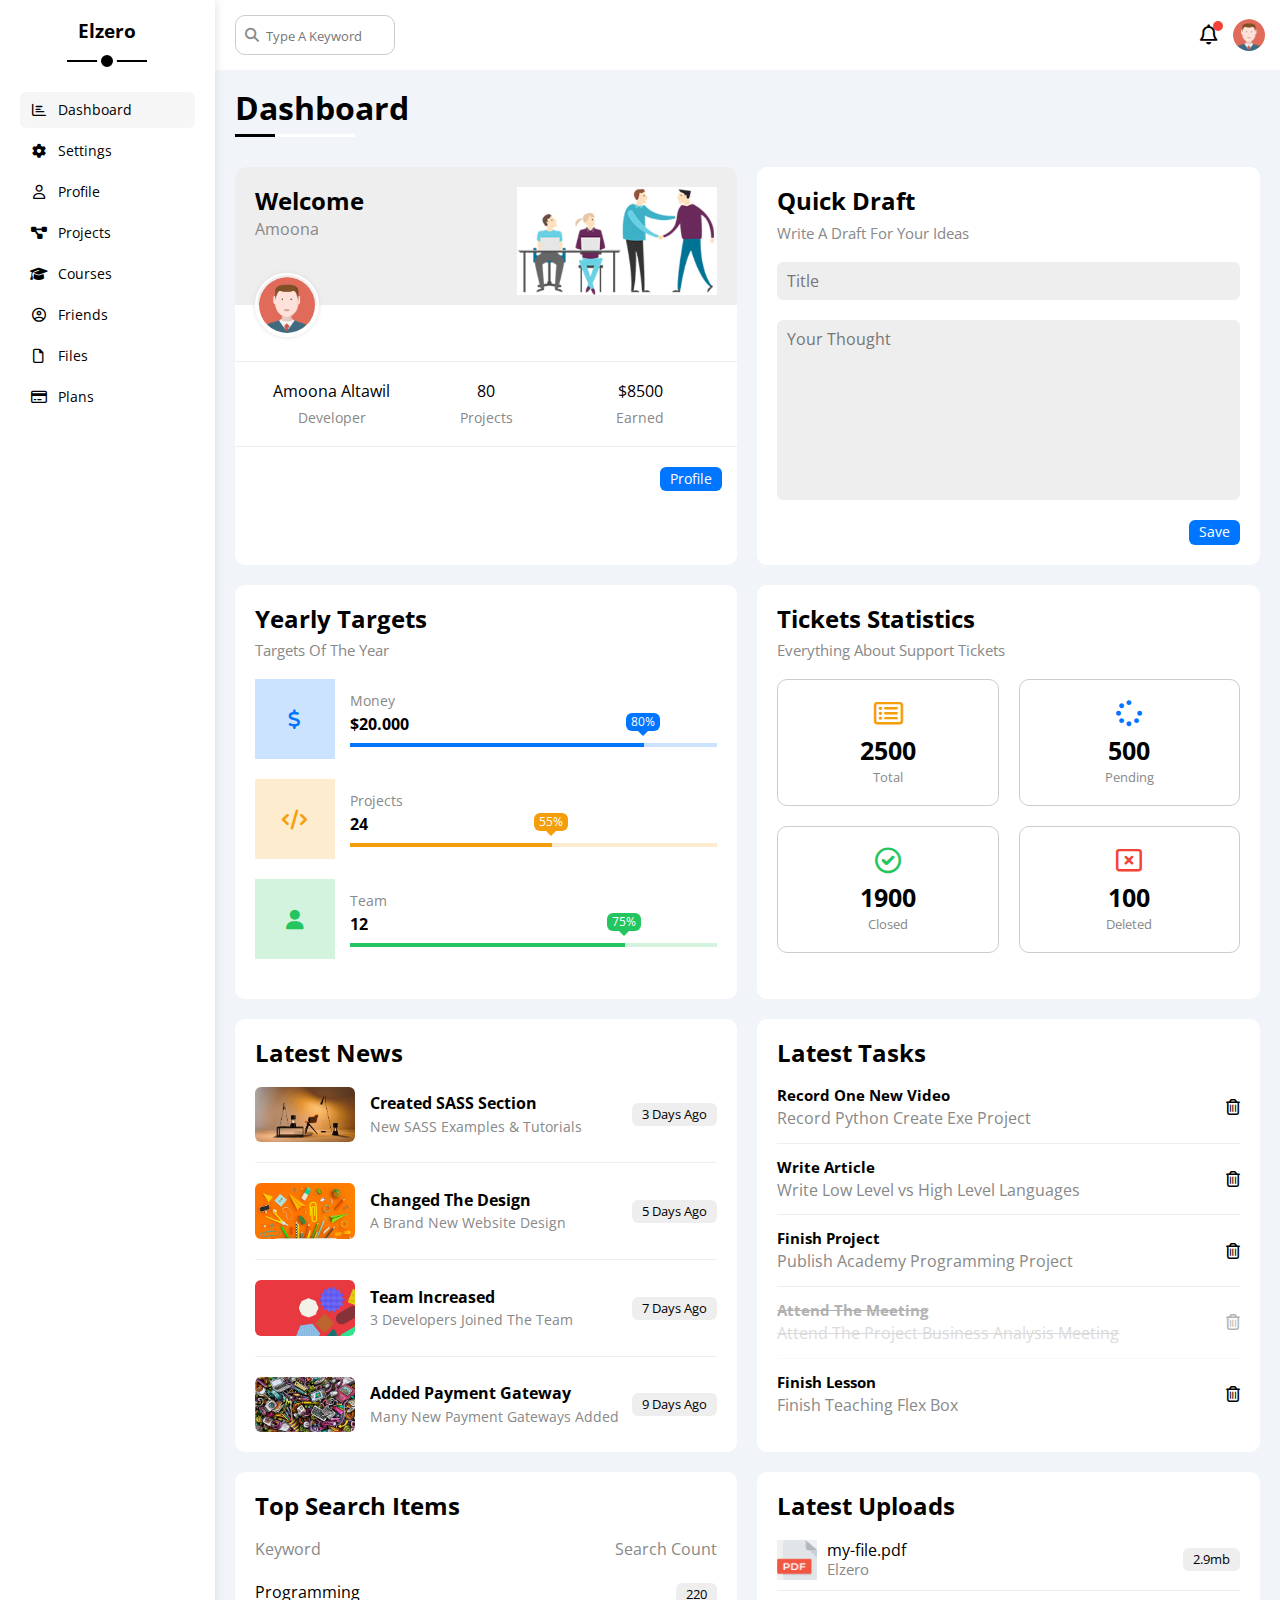
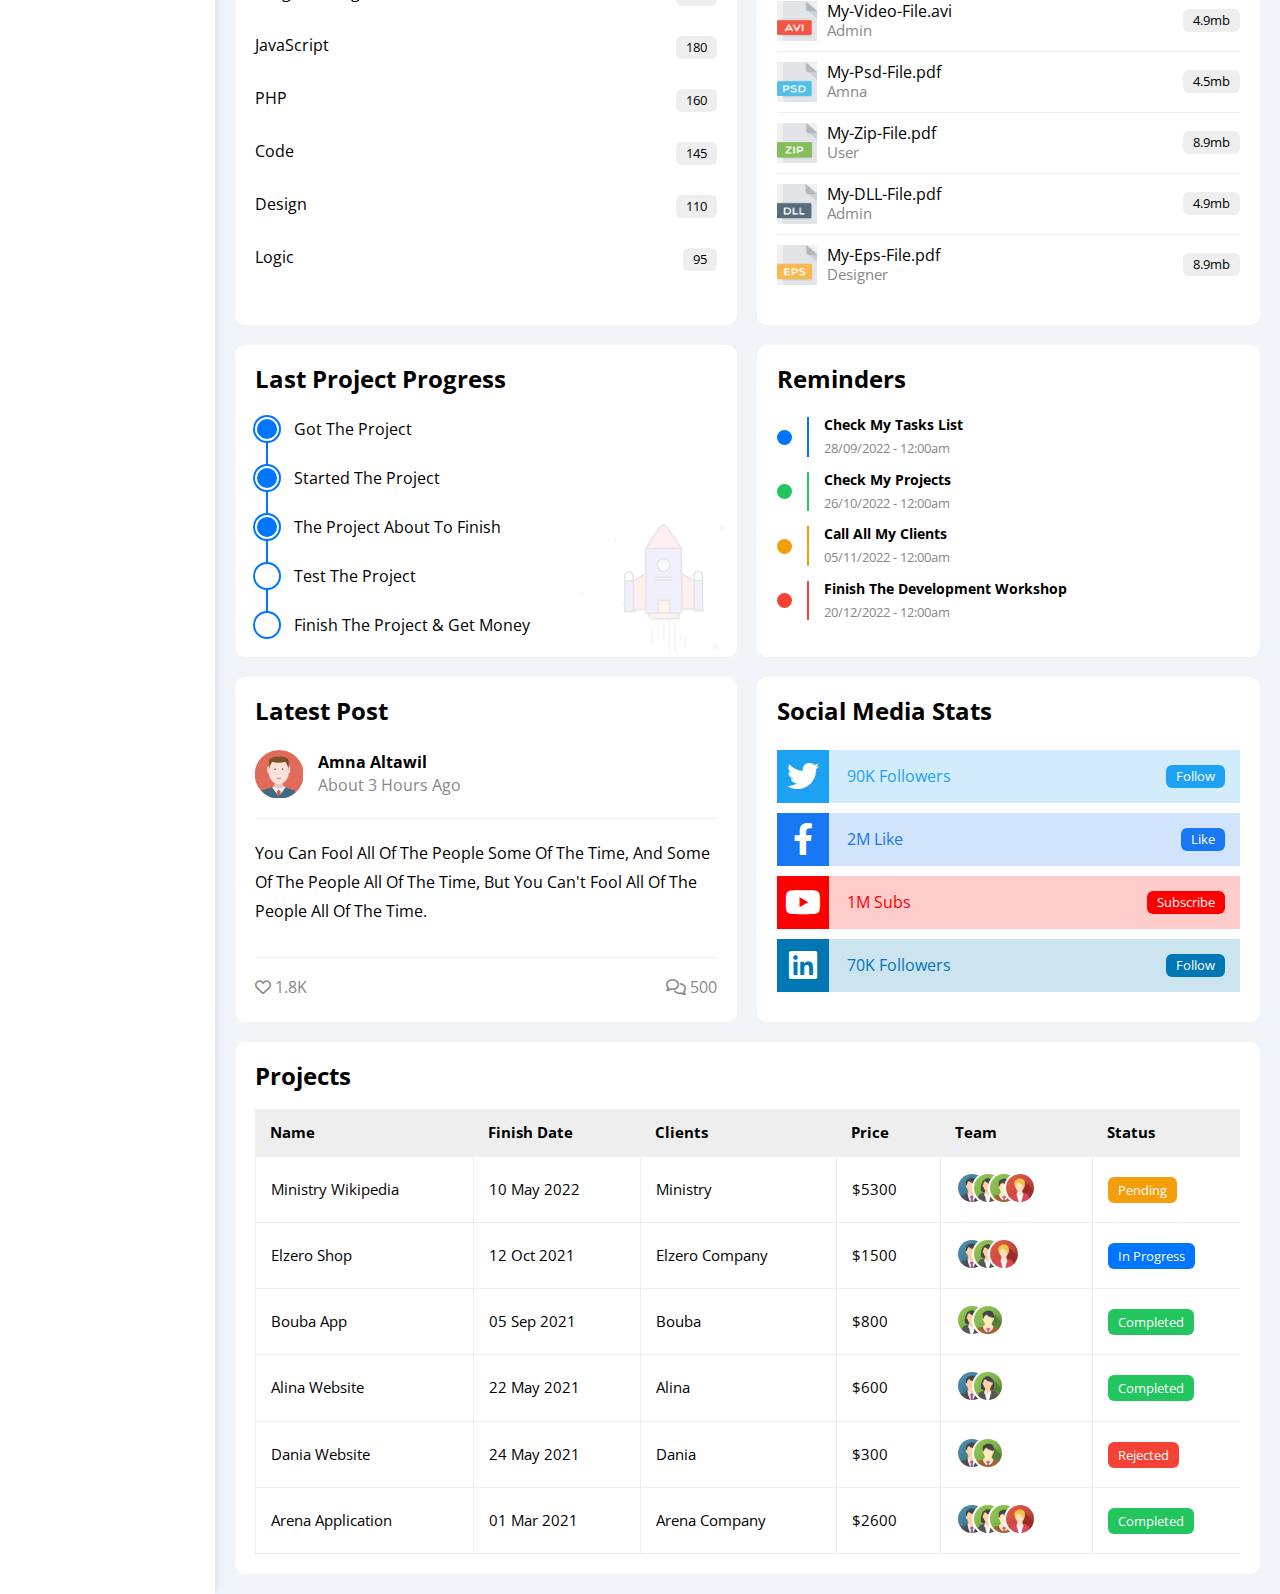
<file: index.html>
<!DOCTYPE html>

<!-- This is The Fourth Template of HTML & CSS to Practice in After Completing the Course 
	  Start Watching Videos on: 
	  	Day: Monday
	  	Date: 27 / 02 / 2023
	  	Time: 08:06 pm
  -->

<html lang="en">
<head>
	<meta charset="utf-8">
	<meta name="viewport" content="width=device-width, initial-scale=1">
	<meta http-equiv="X-UA-Compatible" content="IE=edge" />
	<title>Dashboard</title>
	<!-- Fonts Awesome Library -->
	<link rel="stylesheet" type="text/css" href="css/all.min.css">
	<!-- Main Template CSS File -->
	<link rel="stylesheet" type="text/css" href="css/framework.css">
	<link rel="stylesheet" type="text/css" href="css/master.css">
	<!-- Render All Elements Normally -->
	<link rel="stylesheet" type="text/css" href="css/normalize.css">
	<!-- Google Fonts -->
	<link rel="preconnect" href="https://fonts.googleapis.com">
	<link rel="preconnect" href="https://fonts.gstatic.com" crossorigin>
	<link href="https://fonts.googleapis.com/css2?family=Open+Sans:wght@300;500&display=swap" rel="stylesheet">
</head>
<body>
	<div class="page d-flex">
		<div class="sidebar p-20 bg-white p-relative">
			<h3 class="p-relative txt-c mt-0">Elzero</h3>
			<ul>
				<li>
					<a class="active d-flex align-center fs-14 c-black rad-6 p-10" href="index.html">
						<i class="fa-regular fa-chart-bar fa-fw"></i>
						<span>Dashboard</span>
					</a>
				</li>
				<li>
					<a class="d-flex align-center fs-14 c-black rad-6 p-10" href="settings.html">
						<i class="fa-solid fa-gear fa-fw"></i>
						<span>Settings</span>
					</a>
				</li>
				<li>
					<a class="d-flex align-center fs-14 c-black rad-6 p-10" href="profile.html">
						<i class="fa-regular fa-user fa-fw"></i>
						<span>Profile</span>
					</a>
				</li>
				<li>
					<a class="d-flex align-center fs-14 c-black rad-6 p-10" href="projects.html">
						<i class="fa-solid fa-diagram-project fa-fw"></i>
						<span>Projects</span>
					</a>
				</li>
				<li>
					<a class="d-flex align-center fs-14 c-black rad-6 p-10" href="courses.html">
						<i class="fa-solid fa-graduation-cap fa-fw"></i>
						<span>Courses</span>
					</a>
				</li>
				<li>
					<a class="d-flex align-center fs-14 c-black rad-6 p-10" href="friends.html">
						<i class="fa-regular fa-circle-user fa-fw"></i>
						<span>Friends</span>
					</a>
				</li>
				<li>
					<a class="d-flex align-center fs-14 c-black rad-6 p-10" href="files.html">
						<i class="fa-regular fa-file fa-fw"></i>
						<span>Files</span>
					</a>
				</li>
				<li>
					<a class="d-flex align-center fs-14 c-black rad-6 p-10" href="plans.html">
						<i class="fa-regular fa-credit-card fa-fw"></i>
						<span>Plans</span>
					</a>
				</li>
			</ul>
		</div>
		<div class="content w-full">
			<!-- Start Head -->
			<div class="head bg-white p-15 between-flex">
				<div class="search p-relative">
					<input class="p-10" type="search" placeholder="Type A Keyword">
				</div>
				<div class="icons d-flex align-center">
					<span class="notification p-relative">
						<i class="fa-regular fa-bell fa-lg"></i>
					</span>
					<img src="images/avatar.png" alt="User">
				</div>
			</div>
			<!-- End Head -->
			<h1 class="p-relative">Dashboard</h1>
			<div class="wrapper d-grid gap-20"> 
				<!-- Start Welcome Widget -->
				<div class="welcome bg-white rad-10 txt-c-mobile block-mobile">
					<div class="intro p-20 d-flex space-between bg-eee">
						<div>
							<h2 class="m-0">Welcome</h2>
							<p class="c-grey mt-5">Amoona</p>
						</div>
						<img class="hide-mobile" src="images/welcome.png" alt="">
					</div> 
					<img src="images/avatar.png" alt="Avatar" class="avatar">
					<div class="body txt-c d-flex p-20 mt-20 mb-20 block-mobile">
						<div>Amoona Altawil<span class="d-block c-grey fs-14 mt-10">Developer</span></div>
						<div>80<span class="d-block c-grey fs-14 mt-10">Projects</span></div>
						<div>$8500<span class="d-block c-grey fs-14 mt-10">Earned</span></div>
					</div>
					<a href="profile.html" class="visit d-block fs-14 bg-blue c-white w-fit btn-shape">Profile</a>
				</div>
				<!-- End Welcome Widget -->
				<!-- Start Quick Draft Widget -->
				<div class="quick-draft p-20 bg-white rad-10">
					<h2 class="mt-0 mb-10">Quick Draft</h2>
					<p class="mt-0 mb-20 c-grey fs-15">Write A Draft For Your Ideas</p>
					<form action="">
						<input class="d-block mb-20 w-full p-10 b-none bg-eee rad-6" type="text" placeholder="Title">
						<textarea class="d-block mb-20 w-full p-10 b-none bg-eee rad-6" placeholder="Your Thought"></textarea>
						<input class="save d-block fs-14 w-fit bg-blue c-white b-none btn-shape" type="submit" value="Save">
					</form>
				</div>
				<!-- End Quick Draft Widget -->
				<!-- Start Yearly Targets Widget -->
				<div class="targets p-20 bg-white rad-10">
					<h2 class="mt-0 mb-10">Yearly Targets</h2>
					<p class="mt-0 mb-20 c-grey fs-15">Targets Of The Year</p>
					<div class="target-row mb-20 center-flex blue">
						<div class="icon center-flex">
							<i class="fa-solid fa-dollar-sign fa-lg c-blue"></i>
						</div>
						<div class="details">
							<span class="fs-14 c-grey">Money</span>
							<span class="d-block mt-5 mb-10 fw-bold">$20.000</span>
							<div class="progress p-relative">
								<span class="bg-blue blue" style="width: 80%">
									<span class="bg-blue">80%</span>
								</span>
							</div>
						</div>
					</div>
					<div class="target-row mb-20 center-flex orange">
						<div class="icon center-flex">
							<i class="fa-solid fa-code fa-lg c-orange"></i>
						</div>
						<div class="details">
							<span class="fs-14 c-grey">Projects</span>
							<span class="d-block mt-5 mb-10 fw-bold">24</span>
							<div class="progress p-relative">
								<span class="bg-orange orange" style="width: 55%">
									<span class="bg-orange">55%</span>
								</span>
							</div>
						</div>
					</div>
					<div class="target-row mb-20 center-flex green">
						<div class="icon center-flex">
							<i class="fa-solid fa-user fa-lg c-green"></i>
						</div>
						<div class="details">
							<span class="fs-14 c-grey">Team</span>
							<span class="d-block mt-5 mb-10 fw-bold">12</span>
							<div class="progress p-relative">
								<span class="bg-green green" style="width: 75%">
									<span class="bg-green">75%</span>
								</span>
							</div>
						</div>
					</div>
				</div>
				<!-- End Yearly Targets Widget -->
				<!-- Start Tickets Widget -->
				<div class="tickets p-20 bg-white rad-10">
					<h2 class="mt-0 mb-10">Tickets Statistics</h2>
					<p class="mt-0 mb-20 c-grey fs-15">Everything About Support Tickets</p>
					<div class="d-flex txt-c gap-20 f-wrap">
						<div class="box p-20 rad-10 fs-13 c-grey">
							<i class="fa-regular fa-rectangle-list fa-2x mb-10 c-orange"></i>
							<span class="d-block c-black fw-bold fs-25 mb-5">2500</span>
							Total
						</div>
						<div class="box p-20 rad-10 fs-13 c-grey">
							<i class="fa-solid fa-spinner fa-2x mb-10 c-blue"></i>
							<span class="d-block c-black fw-bold fs-25 mb-5">500</span>
							Pending
						</div>
						<div class="box p-20 rad-10 fs-13 c-grey">
							<i class="fa-regular fa-circle-check fa-2x mb-10 c-green"></i>
							<span class="d-block c-black fw-bold fs-25 mb-5">1900</span>
							Closed
						</div>
						<div class="box p-20 rad-10 fs-13 c-grey">
							<i class="fa-regular fa-rectangle-xmark fa-2x mb-10 c-red"></i>
							<span class="d-block c-black fw-bold fs-25 mb-5">100</span>
							Deleted
						</div>
					</div>
				</div>
				<!-- End Tickets Widget -->
				<!-- Start Latest News Widget -->
				<div class="latest-news p-20 bg-white rad-10 txt-c-mobile">
					<h2 class="mt-0 mb-20">Latest News</h2>
					<div class="news-row d-flex align-center">
						<img src="images/news-01.png" alt="Img 01">
						<div class="info">
							<h3>Created SASS Section</h3>
							<p class="m-0 fs-14 c-grey">New SASS Examples & Tutorials</p>
						</div>
						<div class="btn-shape bg-eee fs-13 label">3 Days Ago</div>
					</div>
					<div class="news-row d-flex align-center">
						<img src="images/news-02.png" alt="Img 02">
						<div class="info">
							<h3>Changed The Design</h3>
							<p class="m-0 fs-14 c-grey">A Brand New Website Design</p>
						</div>
						<div class="btn-shape bg-eee fs-13 label">5 Days Ago</div>
					</div>
					<div class="news-row d-flex align-center">
						<img src="images/news-03.png" alt="Img 03">
						<div class="info">
							<h3>Team Increased</h3>
							<p class="m-0 fs-14 c-grey">3 Developers Joined The Team</p>
						</div>
						<div class="btn-shape bg-eee fs-13 label">7 Days Ago</div>
					</div>
					<div class="news-row d-flex align-center">
						<img src="images/news-04.png" alt="Img 04">
						<div class="info">
							<h3>Added Payment Gateway</h3>
							<p class="m-0 fs-14 c-grey">Many New Payment Gateways Added</p>
						</div>
						<div class="btn-shape bg-eee fs-13 label">9 Days Ago</div>
					</div>
				</div>
				<!-- End Latest News Widget -->
				<!-- Start Latest Tasks Widget -->
				<div class="tasks p-20 bg-white rad-10">
					<h2 class="mt-0 mb-20">Latest Tasks</h2>
					<div class="task-row between-flex">
						<div class="info">
							<h3 class="mt-0 mb-5 fs-15">Record One New Video</h3>
							<p class="m-0 c-grey">Record Python Create Exe Project</p>
						</div>
						<i class="fa-regular fa-trash-can delete"></i>
					</div>
					<div class="task-row between-flex">
						<div class="info">
							<h3 class="mt-0 mb-5 fs-15">Write Article</h3>
							<p class="m-0 c-grey">Write Low Level vs High Level Languages</p>
						</div>
						<i class="fa-regular fa-trash-can delete"></i>
					</div>
					<div class="task-row between-flex">
						<div class="info">
							<h3 class="mt-0 mb-5 fs-15">Finish Project</h3>
							<p class="m-0 c-grey">Publish Academy Programming Project</p>
						</div>
						<i class="fa-regular fa-trash-can delete"></i>
					</div>
					<div class="task-row between-flex done">
						<div class="info">
							<h3 class="mt-0 mb-5 fs-15">Attend The Meeting</h3>
							<p class="m-0 c-grey">Attend The Project Business Analysis Meeting</p>
						</div>
						<i class="fa-regular fa-trash-can delete"></i>
					</div>
					<div class="task-row between-flex">
						<div class="info">
							<h3 class="mt-0 mb-5 fs-15">Finish Lesson</h3>
							<p class="m-0 c-grey">Finish Teaching Flex Box</p>
						</div>
						<i class="fa-regular fa-trash-can delete"></i>
					</div>
				</div>
				<!-- End Latest Tasks Widget -->
				<!-- Start Top Search Widgets -->
				<div class="search-items p-20 bg-white rad-10">
					<h2 class="mt-0 mb-20">Top Search Items</h2>
					<div class="items-head d-flex space-between c-grey mb-10">
						<div>Keyword</div>
						<div>Search Count</div>
					</div>
					<div class="items d-flex space-between pt-15 pb-15">
						<span>Programming</span>
						<span class="bg-eee fs-13 btn-shape">220</span>
					</div>
					<div class="items d-flex space-between pt-15 pb-15">
						<span>JavaScript</span>
						<span class="bg-eee fs-13 btn-shape">180</span>
					</div>
					<div class="items d-flex space-between pt-15 pb-15">
						<span>PHP</span>
						<span class="bg-eee fs-13 btn-shape">160</span>
					</div>
					<div class="items d-flex space-between pt-15 pb-15">
						<span>Code</span>
						<span class="bg-eee fs-13 btn-shape">145</span>
					</div>
					<div class="items d-flex space-between pt-15 pb-15">
						<span>Design</span>
						<span class="bg-eee fs-13 btn-shape">110</span>
					</div>
					<div class="items d-flex space-between pt-15 pb-15">
						<span>Logic</span>
						<span class="bg-eee fs-13 btn-shape">95</span>
					</div>
				</div>
				<!-- End Top Search Widgets -->
				<!-- Start Latest Uploads Widgets -->
				<div class="latest-uploads p-20 bg-white rad-10">
					<h2 class="mt-0 mb-20">Latest Uploads</h2>
					<ul class="m-0">
						<li class="between-flex pb-10 mb-10">
							<div class="d-flex align-center">
								<img class="mr-10" src="images/pdf.png" alt="pdf">
								<div>
									<span class="d-block">my-file.pdf</span>
									<span class="fs-15 c-grey">Elzero</span>
								</div>
							</div>
							<div class="bg-eee btn-shape fs-13">2.9mb</div>
						</li>
						<li class="between-flex pb-10 mb-10">
							<div class="d-flex align-center">
								<img class="mr-10" src="images/avi.png" alt="avi">
								<div>
									<span class="d-block">My-Video-File.avi</span>
									<span class="fs-15 c-grey">Admin</span>
								</div>
							</div>
							<div class="bg-eee btn-shape fs-13">4.9mb</div>
						</li>
						<li class="between-flex pb-10 mb-10">
							<div class="d-flex align-center">
								<img class="mr-10" src="images/psd.png" alt="psd">
								<div>
									<span class="d-block">My-Psd-File.pdf</span>
									<span class="fs-15 c-grey">Amna</span>
								</div>
							</div>
							<div class="bg-eee btn-shape fs-13">4.5mb</div>
						</li>
						<li class="between-flex pb-10 mb-10">
							<div class="d-flex align-center">
								<img class="mr-10" src="images/zip.png" alt="zip">
								<div>
									<span class="d-block">My-Zip-File.pdf</span>
									<span class="fs-15 c-grey">User</span>
								</div>
							</div>
							<div class="bg-eee btn-shape fs-13">8.9mb</div>
						</li>
						<li class="between-flex pb-10 mb-10">
							<div class="d-flex align-center">
								<img class="mr-10" src="images/dll.png" alt="dll">
								<div>
									<span class="d-block">My-DLL-File.pdf</span>
									<span class="fs-15 c-grey">Admin</span>
								</div>
							</div>
							<div class="bg-eee btn-shape fs-13">4.9mb</div>
						</li>
						<li class="between-flex pb-10 mb-10">
							<div class="d-flex align-center">
								<img class="mr-10" src="images/eps.png" alt="eps">
								<div>
									<span class="d-block">My-Eps-File.pdf</span>
									<span class="fs-15 c-grey">Designer</span>
								</div>
							</div>
							<div class="bg-eee btn-shape fs-13">8.9mb</div>
						</li>
					</ul>
				</div>
				<!-- End Latest Uploads Widgets -->
				<!-- Start Last Project Progress Widget -->
				<div class="last-project p-20 bg-white rad-10 p-relative">
					<h2 class="mt-0 mb-20">Last Project Progress</h2>
					<ul class="m-0 p-relative">
						<li class="mt-25 d-flex align-center done">Got The Project</li>
						<li class="mt-25 d-flex align-center done">Started The Project</li>
						<li class="mt-25 d-flex align-center done">The Project About To Finish</li>
						<li class="mt-25 d-flex align-center current">Test The Project</li>
						<li class="mt-25 d-flex align-center">Finish The Project & Get Money</li>
					</ul>
					<img class="launch-icon hide-mobile" src="images/project.png" alt="launch">
				</div>
				<!-- End Last Project Progress Widget -->
				<!-- Start Reminders Widget -->
				<div class="reminders p-20 bg-white rad-10 p-relative">
					<h2 class="mt-0 mb-25">Reminders</h2>
					<ul class="m-0">
						<li class="d-flex align-center mt-15">
							<span class="key bg-blue mr-15 d-block rad-half"></span>
							<div class="pl-15 blue">
								<p class="fs-14 fw-bold mt-0 mb-5">Check My Tasks List</p>
								<span class="fs-13 c-grey">28/09/2022 - 12:00am</span>
							</div>
						</li>
						<li class="d-flex align-center mt-15">
							<span class="key bg-green mr-15 d-block rad-half"></span>
							<div class="pl-15 green">
								<p class="fs-14 fw-bold mt-0 mb-5">Check My Projects</p>
								<span class="fs-13 c-grey">26/10/2022 - 12:00am</span>
							</div>
						</li>
						<li class="d-flex align-center mt-15">
							<span class="key bg-orange mr-15 d-block rad-half"></span>
							<div class="pl-15 orange">
								<p class="fs-14 fw-bold mt-0 mb-5">Call All My Clients</p>
								<span class="fs-13 c-grey">05/11/2022 - 12:00am</span>
							</div>
						</li>
						<li class="d-flex align-center mt-15">
							<span class="key bg-red mr-15 d-block rad-half"></span>
							<div class="pl-15 red">
								<p class="fs-14 fw-bold mt-0 mb-5">Finish The Development Workshop</p>
								<span class="fs-13 c-grey">20/12/2022 - 12:00am</span>
							</div>
						</li>
					</ul>
				</div>
				<!-- End Reminders Widget -->
				<!-- Start Latest Post Widget -->
				<div class="latest-post p-20 bg-white rad-10 p-relative">
					<h2 class="mt-0 mb-25">Latest Post</h2>
					<div class="top d-flex align-center">
						<img class="avatar mr-15" src="images/avatar.png" alt="Avatar 1">
						<div class="info">
							<span class="d-block mb-5 fw-bold">Amna Altawil</span>
							<span class="c-grey">About 3 Hours Ago</span>
						</div>
					</div>
					<div class="post-content txt-c-mobile pt-20 pb-20 mt-20 mb-20">
						You can fool all of the people some of the time, and some of the people all of the time, but you can't fool all of the people all of the time.
					</div>
					<div class="post-stats between-flex c-grey">
						<div>
							<i class="fa-regular fa-heart"></i>
							<span>1.8K</span>
						</div>
						<div>
							<i class="fa-regular fa-comments"></i>
							<span>500</span>
						</div>
					</div>
				</div>
				<!-- End Latest Post Widget -->
				<!-- Start Social Media Widget -->
				<div class="social-media p-20 bg-white rad-10 p-relative">
					<h2 class="mt-0 mb-25">Social Media Stats</h2>
					<div class="box twitter p-15 p-relative mb-10 between-flex">
						<i class="fa-brands fa-twitter fa-2x c-white h-full center-flex"></i>
						<span>90K Followers</span>
						<a class="fs-13 c-white btn-shape" href="#">Follow</a>
					</div>
					<div class="box facebook p-15 p-relative mb-10 between-flex">
						<i class="fa-brands fa-facebook-f fa-2x c-white h-full center-flex"></i>
						<span>2M Like</span>
						<a class="fs-13 c-white btn-shape" href="#">Like</a>
					</div>
					<div class="box youtube p-15 p-relative mb-10 between-flex">
						<i class="fa-brands fa-youtube fa-2x c-white h-full center-flex"></i>
						<span>1M Subs</span>
						<a class="fs-13 c-white btn-shape" href="#">Subscribe</a>
					</div>
					<div class="box linkedin p-15 p-relative mb-10 between-flex">
						<i class="fa-brands fa-linkedin fa-2x c-white h-full center-flex"></i>
						<span>70K Followers</span>
						<a class="fs-13 c-white btn-shape" href="#">Follow</a>
					</div>
				</div>
				<!-- End Social Media Widget -->
			</div>
			<!-- Start Projects Table -->
				<div class="projects p-20 bg-white rad-10 m-20">
					<h2 class="mt-0 mb-20">Projects</h2>
					<div class="responsive-table">
						<table class="fs-15 w-full">
							<thead>
								<tr>
									<td>Name</td>
									<td>Finish Date</td>
									<td>Clients</td>
									<td>Price</td>
									<td>Team</td>
									<td>Status</td>
								</tr>
							</thead>
							<tbody>
								<tr>
									<td>Ministry Wikipedia</td>
									<td>10 May 2022</td>
									<td>Ministry</td>
									<td>$5300</td>
									<td>
										<img src="images/team-01.png" alt="Img">
										<img src="images/team-02.png" alt="Img">
										<img src="images/team-03.png" alt="Img">
										<img src="images/team-05.png" alt="Img">
									</td>
									<td>
										<span class="label btn-shape bg-orange c-white">Pending</span>
									</td>
								</tr>
								<tr>
									<td>Elzero Shop</td>
									<td>12 Oct 2021</td>
									<td>Elzero Company</td>
									<td>$1500</td>
									<td>
										<img src="images/team-01.png" alt="Img">
										<img src="images/team-02.png" alt="Img">
										<img src="images/team-05.png" alt="Img">
									</td>
									<td>
										<span class="label btn-shape bg-blue c-white">In Progress</span>
									</td>
								</tr>
								<tr>
									<td>Bouba App</td>
									<td>05 Sep 2021</td>
									<td>Bouba</td>
									<td>$800</td>
									<td>
										<img src="images/team-02.png" alt="Img">
										<img src="images/team-03.png" alt="Img">
									</td>
									<td>
										<span class="label btn-shape bg-green c-white">Completed</span>
									</td>
								</tr>
								<tr>
									<td>Alina Website</td>
									<td>22 May 2021</td>
									<td>Alina</td>
									<td>$600</td>
									<td>
										<img src="images/team-01.png" alt="Img">
										<img src="images/team-02.png" alt="Img">
									</td>
									<td>
										<span class="label btn-shape bg-green c-white">Completed</span>
									</td>
								</tr>
								<tr>
									<td>Dania Website</td>
									<td>24 May 2021</td>
									<td>Dania</td>
									<td>$300</td>
									<td>
										<img src="images/team-01.png" alt="Img">
										<img src="images/team-03.png" alt="Img">
									</td>
									<td>
										<span class="label btn-shape bg-red c-white">Rejected</span>
									</td>
								</tr>
								<tr>
									<td>Arena Application</td>
									<td>01 Mar 2021</td>
									<td>Arena Company</td>
									<td>$2600</td>
									<td>
										<img src="images/team-01.png" alt="Img">
										<img src="images/team-02.png" alt="Img">
										<img src="images/team-03.png" alt="Img">
										<img src="images/team-05.png" alt="Img">
									</td>
									<td>
										<span class="label btn-shape bg-green c-white">Completed</span>
									</td>
								</tr>
							</tbody>
						</table>	
					</div>
				</div>
			<!-- End Projects Table -->
		</div>
	</div>
</body>
</html>
</file>
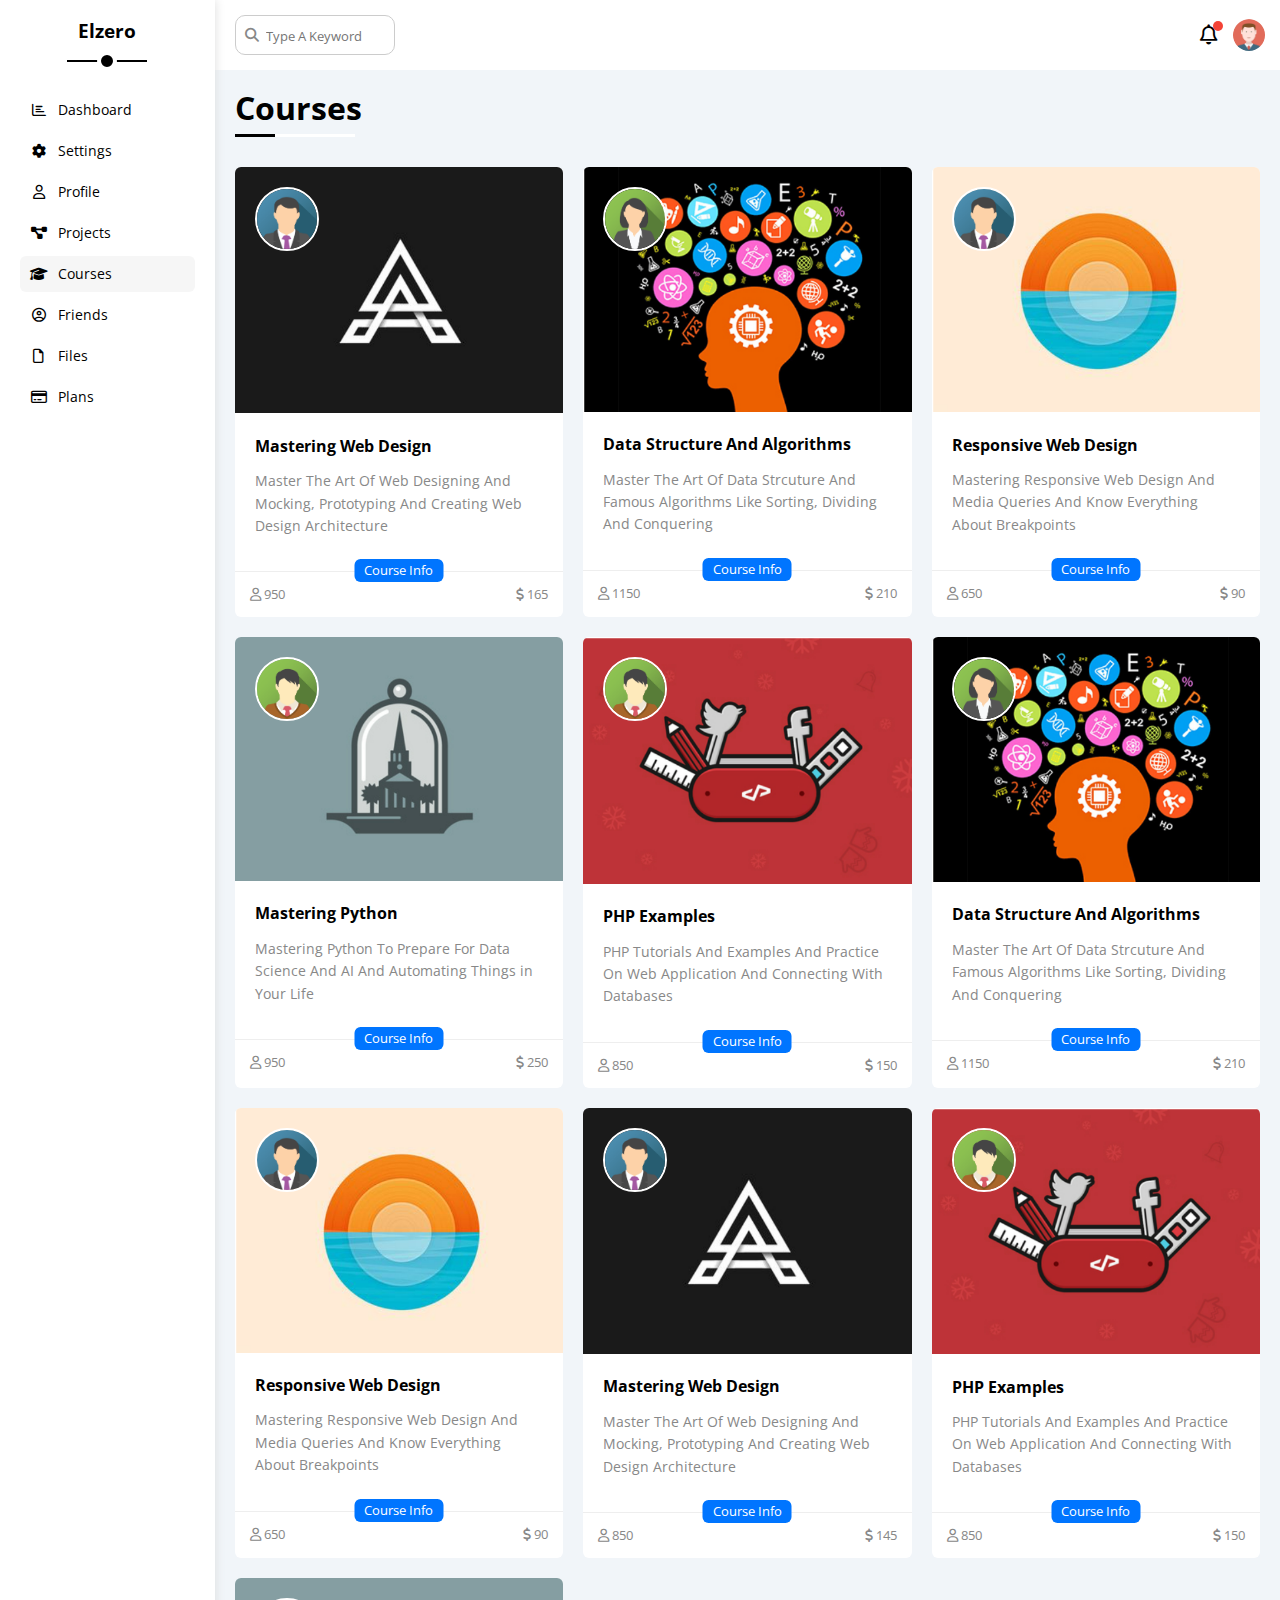
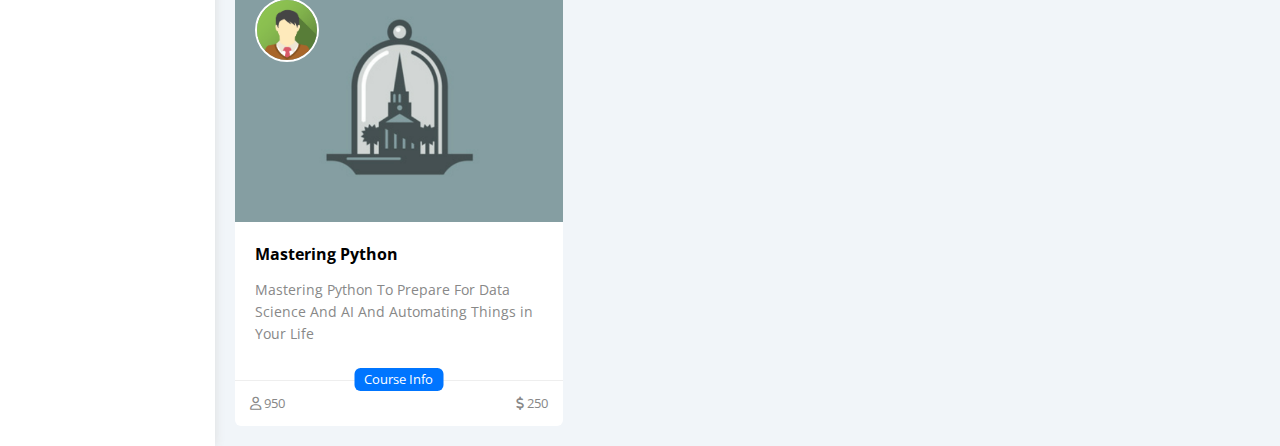
<file: courses.html>
<!DOCTYPE html>

<!-- This is The Fourth Template of HTML & CSS to Practice in After Completing the Course 
	  Start Watching Videos on: 
	  	Day: Monday
	  	Date: 27 / 02 / 2023
	  	Time: 08:06 pm
  -->

<html lang="en">
<head>
	<meta charset="utf-8">
	<meta name="viewport" content="width=device-width, initial-scale=1">
	<meta http-equiv="X-UA-Compatible" content="IE=edge" />
	<title>Courses</title>
	<!-- Fonts Awesome Library -->
	<link rel="stylesheet" type="text/css" href="css/all.min.css">
	<!-- Main Template CSS File -->
	<link rel="stylesheet" type="text/css" href="css/framework.css">
	<link rel="stylesheet" type="text/css" href="css/master.css">
	<!-- Render All Elements Normally -->
	<link rel="stylesheet" type="text/css" href="css/normalize.css">
	<!-- Google Fonts -->
	<link rel="preconnect" href="https://fonts.googleapis.com">
	<link rel="preconnect" href="https://fonts.gstatic.com" crossorigin>
	<link href="https://fonts.googleapis.com/css2?family=Open+Sans:wght@300;500&display=swap" rel="stylesheet">
</head>
<body>
	<div class="page d-flex">
		<div class="sidebar p-20 bg-white p-relative">
			<h3 class="p-relative txt-c mt-0">Elzero</h3>
			<ul>
				<li>
					<a class="d-flex align-center fs-14 c-black rad-6 p-10" href="index.html">
						<i class="fa-regular fa-chart-bar fa-fw"></i>
						<span>Dashboard</span>
					</a>
				</li>
				<li>
					<a class="d-flex align-center fs-14 c-black rad-6 p-10" href="settings.html">
						<i class="fa-solid fa-gear fa-fw"></i>
						<span>Settings</span>
					</a>
				</li>
				<li>
					<a class="d-flex align-center fs-14 c-black rad-6 p-10" href="profile.html">
						<i class="fa-regular fa-user fa-fw"></i>
						<span>Profile</span>
					</a>
				</li>
				<li>
					<a class="d-flex align-center fs-14 c-black rad-6 p-10" href="projects.html">
						<i class="fa-solid fa-diagram-project fa-fw"></i>
						<span>Projects</span>
					</a>
				</li>
				<li>
					<a class="active d-flex align-center fs-14 c-black rad-6 p-10" href="courses.html">
						<i class="fa-solid fa-graduation-cap fa-fw"></i>
						<span>Courses</span>
					</a>
				</li>
				<li>
					<a class="d-flex align-center fs-14 c-black rad-6 p-10" href="friends.html">
						<i class="fa-regular fa-circle-user fa-fw"></i>
						<span>Friends</span>
					</a>
				</li>
				<li>
					<a class="d-flex align-center fs-14 c-black rad-6 p-10" href="files.html">
						<i class="fa-regular fa-file fa-fw"></i>
						<span>Files</span>
					</a>
				</li>
				<li>
					<a class="d-flex align-center fs-14 c-black rad-6 p-10" href="plans.html">
						<i class="fa-regular fa-credit-card fa-fw"></i>
						<span>Plans</span>
					</a>
				</li>
			</ul>
		</div>
		<div class="content w-full">
			<!-- Start Head -->
			<div class="head bg-white p-15 between-flex">
				<div class="search p-relative">
					<input class="p-10" type="search" placeholder="Type A Keyword">
				</div>
				<div class="icons d-flex align-center">
					<span class="notification p-relative">
						<i class="fa-regular fa-bell fa-lg"></i>
					</span>
					<img src="images/avatar.png" alt="User">
				</div>
			</div>
			<!-- End Head -->
			<h1 class="p-relative">Courses</h1>
			<div class="courses-page d-grid gap-20 m-20">
				<div class="course bg-white rad-6 p-relative">
					<img class="cover" src="images/course-01.png" alt="Course">
					<img class="instructor" src="images/team-01.png" alt="Team">
					<div class="p-20">
						<h4 class="m-0">Mastering Web Design</h4>
						<p class="description c-grey mt-15 fs-14">Master The Art Of Web Designing And Mocking, Prototyping And Creating Web Design Architecture</p>
					</div>
					<div class="info p-15 p-relative between-flex">
						<span class="title bg-blue c-white btn-shape">Course Info</span>
						<span class="c-grey">
							<i class="fa-regular fa-user"></i>
							950
						</span>
						<span class="c-grey">
							<i class="fa-solid fa-dollar-sign"></i>
							165
						</span>
					</div>
				</div>
				<div class="course bg-white rad-6 p-relative">
					<img class="cover" src="images/course-02.png" alt="Course">
					<img class="instructor" src="images/team-02.png" alt="Team">
					<div class="p-20">
						<h4 class="m-0">Data Structure And Algorithms</h4>
						<p class="description c-grey mt-15 fs-14">Master The Art Of Data Strcuture And Famous Algorithms Like Sorting, Dividing And Conquering</p>
					</div>
					<div class="info p-15 p-relative between-flex">
						<span class="title bg-blue c-white btn-shape">Course Info</span>
						<span class="c-grey">
							<i class="fa-regular fa-user"></i>
							1150
						</span>
						<span class="c-grey">
							<i class="fa-solid fa-dollar-sign"></i>
							210
						</span>
					</div>
				</div>
				<div class="course bg-white rad-6 p-relative">
					<img class="cover" src="images/course-03.png" alt="Course">
					<img class="instructor" src="images/team-01.png" alt="Team">
					<div class="p-20">
						<h4 class="m-0">Responsive Web Design</h4>
						<p class="description c-grey mt-15 fs-14">Mastering Responsive Web Design And Media Queries And Know Everything About Breakpoints</p>
					</div>
					<div class="info p-15 p-relative between-flex">
						<span class="title bg-blue c-white btn-shape">Course Info</span>
						<span class="c-grey">
							<i class="fa-regular fa-user"></i>
							650
						</span>
						<span class="c-grey">
							<i class="fa-solid fa-dollar-sign"></i>
							90
						</span>
					</div>
				</div>
				<div class="course bg-white rad-6 p-relative">
					<img class="cover" src="images/course-04.png" alt="Course">
					<img class="instructor" src="images/team-03.png" alt="Team">
					<div class="p-20">
						<h4 class="m-0">Mastering Python</h4>
						<p class="description c-grey mt-15 fs-14">Mastering Python To Prepare For Data Science And AI And Automating Things in Your Life</p>
					</div>
					<div class="info p-15 p-relative between-flex">
						<span class="title bg-blue c-white btn-shape">Course Info</span>
						<span class="c-grey">
							<i class="fa-regular fa-user"></i>
							950
						</span>
						<span class="c-grey">
							<i class="fa-solid fa-dollar-sign"></i>
							250
						</span>
					</div>
				</div>
				<div class="course bg-white rad-6 p-relative">
					<img class="cover" src="images/course-05.png" alt="Course">
					<img class="instructor" src="images/team-03.png" alt="Team">
					<div class="p-20">
						<h4 class="m-0">PHP Examples</h4>
						<p class="description c-grey mt-15 fs-14">PHP Tutorials And Examples And Practice On Web Application And Connecting With Databases</p>
					</div>
					<div class="info p-15 p-relative between-flex">
						<span class="title bg-blue c-white btn-shape">Course Info</span>
						<span class="c-grey">
							<i class="fa-regular fa-user"></i>
							850
						</span>
						<span class="c-grey">
							<i class="fa-solid fa-dollar-sign"></i>
							150
						</span>
					</div>
				</div>
				<div class="course bg-white rad-6 p-relative">
					<img class="cover" src="images/course-02.png" alt="Course">
					<img class="instructor" src="images/team-02.png" alt="Team">
					<div class="p-20">
						<h4 class="m-0">Data Structure And Algorithms</h4>
						<p class="description c-grey mt-15 fs-14">Master The Art Of Data Strcuture And Famous Algorithms Like Sorting, Dividing And Conquering</p>
					</div>
					<div class="info p-15 p-relative between-flex">
						<span class="title bg-blue c-white btn-shape">Course Info</span>
						<span class="c-grey">
							<i class="fa-regular fa-user"></i>
							1150
						</span>
						<span class="c-grey">
							<i class="fa-solid fa-dollar-sign"></i>
							210
						</span>
					</div>
				</div>
				<div class="course bg-white rad-6 p-relative">
					<img class="cover" src="images/course-03.png" alt="Course">
					<img class="instructor" src="images/team-01.png" alt="Team">
					<div class="p-20">
						<h4 class="m-0">Responsive Web Design</h4>
						<p class="description c-grey mt-15 fs-14">Mastering Responsive Web Design And Media Queries And Know Everything About Breakpoints</p>
					</div>
					<div class="info p-15 p-relative between-flex">
						<span class="title bg-blue c-white btn-shape">Course Info</span>
						<span class="c-grey">
							<i class="fa-regular fa-user"></i>
							650
						</span>
						<span class="c-grey">
							<i class="fa-solid fa-dollar-sign"></i>
							90
						</span>
					</div>
				</div>
				<div class="course bg-white rad-6 p-relative">
					<img class="cover" src="images/course-01.png" alt="Course">
					<img class="instructor" src="images/team-01.png" alt="Team">
					<div class="p-20">
						<h4 class="m-0">Mastering Web Design</h4>
						<p class="description c-grey mt-15 fs-14">Master The Art Of Web Designing And Mocking, Prototyping And Creating Web Design Architecture</p>
					</div>
					<div class="info p-15 p-relative between-flex">
						<span class="title bg-blue c-white btn-shape">Course Info</span>
						<span class="c-grey">
							<i class="fa-regular fa-user"></i>
							850
						</span>
						<span class="c-grey">
							<i class="fa-solid fa-dollar-sign"></i>
							145
						</span>
					</div>
				</div>
				<div class="course bg-white rad-6 p-relative">
					<img class="cover" src="images/course-05.png" alt="Course">
					<img class="instructor" src="images/team-03.png" alt="Team">
					<div class="p-20">
						<h4 class="m-0">PHP Examples</h4>
						<p class="description c-grey mt-15 fs-14">PHP Tutorials And Examples And Practice On Web Application And Connecting With Databases</p>
					</div>
					<div class="info p-15 p-relative between-flex">
						<span class="title bg-blue c-white btn-shape">Course Info</span>
						<span class="c-grey">
							<i class="fa-regular fa-user"></i>
							850
						</span>
						<span class="c-grey">
							<i class="fa-solid fa-dollar-sign"></i>
							150
						</span>
					</div>
				</div>
				<div class="course bg-white rad-6 p-relative">
					<img class="cover" src="images/course-04.png" alt="Course">
					<img class="instructor" src="images/team-03.png" alt="Team">
					<div class="p-20">
						<h4 class="m-0">Mastering Python</h4>
						<p class="description c-grey mt-15 fs-14">Mastering Python To Prepare For Data Science And AI And Automating Things in Your Life</p>
					</div>
					<div class="info p-15 p-relative between-flex">
						<span class="title bg-blue c-white btn-shape">Course Info</span>
						<span class="c-grey">
							<i class="fa-regular fa-user"></i>
							950
						</span>
						<span class="c-grey">
							<i class="fa-solid fa-dollar-sign"></i>
							250
						</span>
					</div>
				</div>
			</div>
		</div>
	</div>
</body>
</html>
</file>
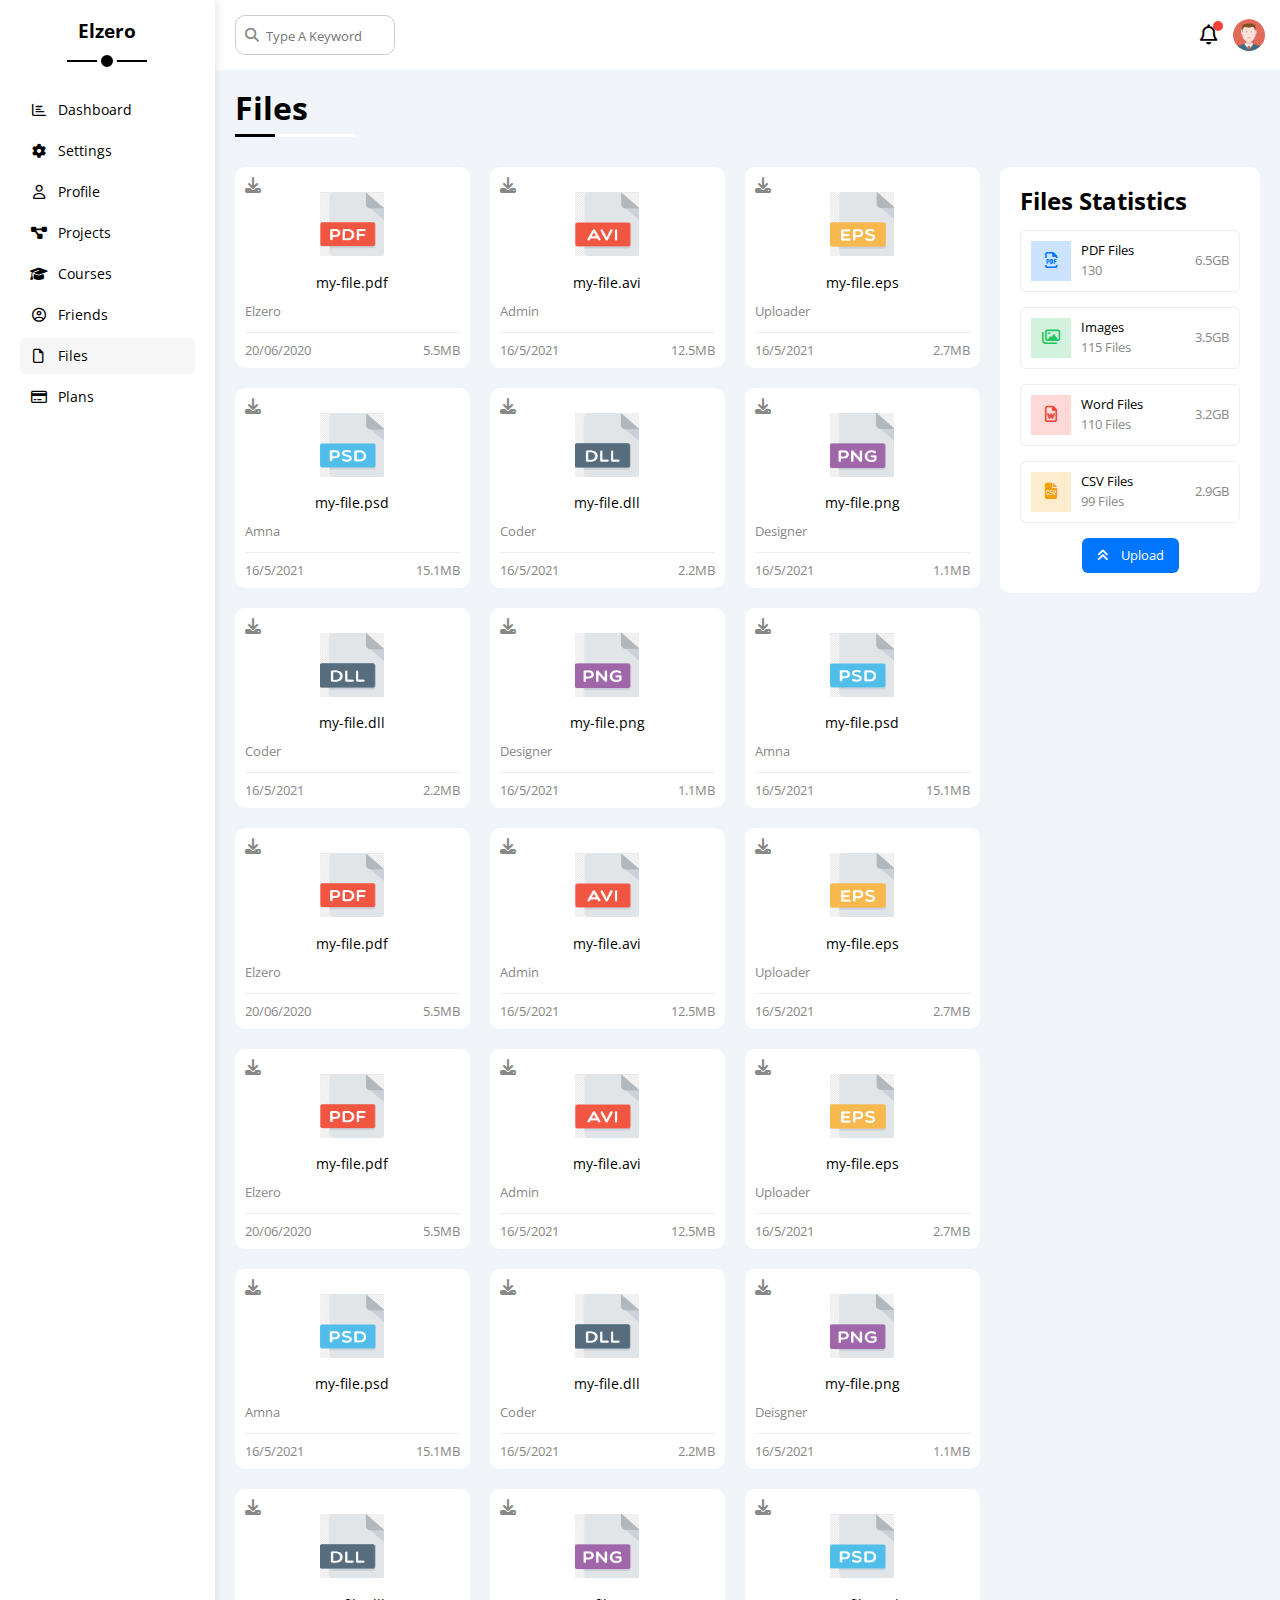
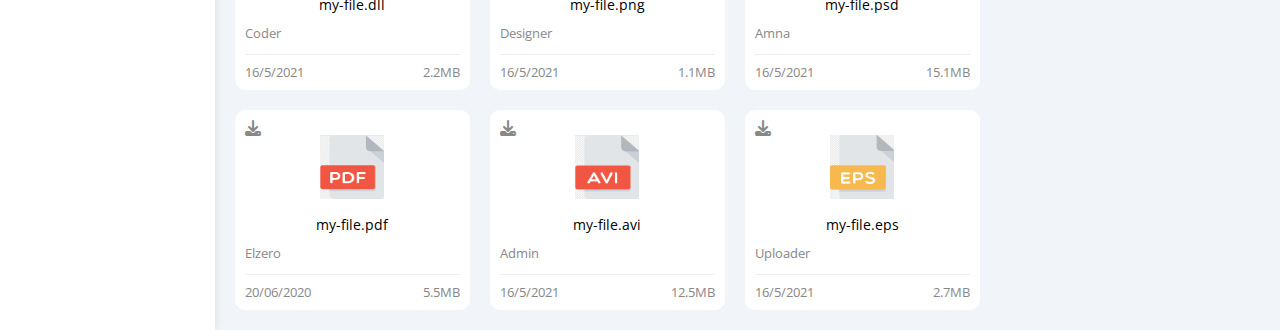
<file: files.html>
<!DOCTYPE html>

<!-- This is The Fourth Template of HTML & CSS to Practice in After Completing the Course 
	  Start Watching Videos on: 
	  	Day: Monday
	  	Date: 27 / 02 / 2023
	  	Time: 08:06 pm
  -->

<html lang="en">
<head>
	<meta charset="utf-8">
	<meta name="viewport" content="width=device-width, initial-scale=1">
	<meta http-equiv="X-UA-Compatible" content="IE=edge" />
	<title>Files</title>
	<!-- Fonts Awesome Library -->
	<link rel="stylesheet" type="text/css" href="css/all.min.css">
	<!-- Main Template CSS File -->
	<link rel="stylesheet" type="text/css" href="css/framework.css">
	<link rel="stylesheet" type="text/css" href="css/master.css">
	<!-- Render All Elements Normally -->
	<link rel="stylesheet" type="text/css" href="css/normalize.css">
	<!-- Google Fonts -->
	<link rel="preconnect" href="https://fonts.googleapis.com">
	<link rel="preconnect" href="https://fonts.gstatic.com" crossorigin>
	<link href="https://fonts.googleapis.com/css2?family=Open+Sans:wght@300;500&display=swap" rel="stylesheet">
</head>
<body>
	<div class="page d-flex">
		<div class="sidebar p-20 bg-white p-relative">
			<h3 class="p-relative txt-c mt-0">Elzero</h3>
			<ul>
				<li>
					<a class="d-flex align-center fs-14 c-black rad-6 p-10" href="index.html">
						<i class="fa-regular fa-chart-bar fa-fw"></i>
						<span>Dashboard</span>
					</a>
				</li>
				<li>
					<a class="d-flex align-center fs-14 c-black rad-6 p-10" href="settings.html">
						<i class="fa-solid fa-gear fa-fw"></i>
						<span>Settings</span>
					</a>
				</li>
				<li>
					<a class="d-flex align-center fs-14 c-black rad-6 p-10" href="profile.html">
						<i class="fa-regular fa-user fa-fw"></i>
						<span>Profile</span>
					</a>
				</li>
				<li>
					<a class="d-flex align-center fs-14 c-black rad-6 p-10" href="projects.html">
						<i class="fa-solid fa-diagram-project fa-fw"></i>
						<span>Projects</span>
					</a>
				</li>
				<li>
					<a class="d-flex align-center fs-14 c-black rad-6 p-10" href="courses.html">
						<i class="fa-solid fa-graduation-cap fa-fw"></i>
						<span>Courses</span>
					</a>
				</li>
				<li>
					<a class="d-flex align-center fs-14 c-black rad-6 p-10" href="friends.html">
						<i class="fa-regular fa-circle-user fa-fw"></i>
						<span>Friends</span>
					</a>
				</li>
				<li>
					<a class="active d-flex align-center fs-14 c-black rad-6 p-10" href="files.html">
						<i class="fa-regular fa-file fa-fw"></i>
						<span>Files</span>
					</a>
				</li>
				<li>
					<a class="d-flex align-center fs-14 c-black rad-6 p-10" href="plans.html">
						<i class="fa-regular fa-credit-card fa-fw"></i>
						<span>Plans</span>
					</a>
				</li>
			</ul>
		</div>
		<div class="content w-full">
			<!-- Start Head -->
			<div class="head bg-white p-15 between-flex">
				<div class="search p-relative">
					<input class="p-10" type="search" placeholder="Type A Keyword">
				</div>
				<div class="icons d-flex align-center">
					<span class="notification p-relative">
						<i class="fa-regular fa-bell fa-lg"></i>
					</span>
					<img src="images/avatar.png" alt="User">
				</div>
			</div>
			<!-- End Head -->
			<h1 class="p-relative">Files</h1>
			<div class="files-page d-flex gap-20 m-20">
				<div class="files-stats bg-white rad-10 p-20">
					<h2 class="mt-0 mb-15 txt-c-mobile">Files Statistics</h2>
					<div class="d-flex align-center border-eee p-10 rad-6 mb-15 fs-13">
						<i class="fa-regular fa-file-pdf fa-lg blue center-flex c-blue icon"></i>
						<div class="info">
							<span>PDF Files</span>
							<span class="c-grey d-block mt-5">130</span>
						</div>
						<div class="size c-grey">6.5GB</div>
					</div>
					<div class="d-flex align-center border-eee p-10 rad-6 mb-15 fs-13">
						<i class="fa-regular fa-images fa-lg green center-flex c-green icon"></i>
						<div class="info">
							<span>Images</span>
							<span class="c-grey d-block mt-5">115 Files</span>
						</div>
						<div class="size c-grey">3.5GB</div>
					</div>
					<div class="d-flex align-center border-eee p-10 rad-6 mb-15 fs-13">
						<i class="fa-regular fa-file-word fa-lg red center-flex c-red icon"></i>
						<div class="info">
							<span>Word Files</span>
							<span class="c-grey d-block mt-5">110 Files</span>
						</div>
						<div class="size c-grey">3.2GB</div>
					</div>
					<div class="d-flex align-center border-eee p-10 rad-6 mb-15 fs-13">
						<i class="fa-solid fa-file-csv fa-lg orange center-flex c-orange icon"></i>
						<div class="info">
							<span>CSV Files</span>
							<span class="c-grey d-block mt-5">99 Files</span>
						</div>
						<div class="size c-grey">2.9GB</div>
					</div>
					<a class="upload bg-blue c-white fs-13 rad-6 d-block w-fit" href="#">
						<i class="fa-solid fa-angles-up mr-10"></i>
						Upload
					</a>
				</div>
				<div class="files-content d-grid gap-20">
					<div class="file bg-white p-10 rad-10">
						<i class="fa-solid fa-download c-grey p-absolute"></i>
						<div class="icon txt-c">
							<img class="mt-15 mb-15" src="images/pdf.png" alt="File">
						</div>
						<div class="txt-c mb-10 fs-14">my-file.pdf</div>
						<p class="c-grey fs-13">Elzero</p>
						<div class="info between-flex mt-10 pt-10 fs-13 c-grey">
							<span>20/06/2020</span>
							<span>5.5MB</span>
						</div>
					</div>
					<div class="file bg-white p-10 rad-10">
						<i class="fa-solid fa-download c-grey p-absolute"></i>
						<div class="icon txt-c">
							<img class="mt-15 mb-15" src="images/avi.png" alt="File">
						</div>
						<div class="txt-c mb-10 fs-14">my-file.avi</div>
						<p class="c-grey fs-13">Admin</p>
						<div class="info between-flex mt-10 pt-10 fs-13 c-grey">
							<span>16/5/2021</span>
							<span>12.5MB</span>
						</div>
					</div>
					<div class="file bg-white p-10 rad-10">
						<i class="fa-solid fa-download c-grey p-absolute"></i>
						<div class="icon txt-c">
							<img class="mt-15 mb-15" src="images/eps.png" alt="File">
						</div>
						<div class="txt-c mb-10 fs-14">my-file.eps</div>
						<p class="c-grey fs-13">Uploader</p>
						<div class="info between-flex mt-10 pt-10 fs-13 c-grey">
							<span>16/5/2021</span>
							<span>2.7MB</span>
						</div>
					</div>
					<div class="file bg-white p-10 rad-10">
						<i class="fa-solid fa-download c-grey p-absolute"></i>
						<div class="icon txt-c">
							<img class="mt-15 mb-15" src="images/psd.png" alt="File">
						</div>
						<div class="txt-c mb-10 fs-14">my-file.psd</div>
						<p class="c-grey fs-13">Amna</p>
						<div class="info between-flex mt-10 pt-10 fs-13 c-grey">
							<span>16/5/2021</span>
							<span>15.1MB</span>
						</div>
					</div>
					<div class="file bg-white p-10 rad-10">
						<i class="fa-solid fa-download c-grey p-absolute"></i>
						<div class="icon txt-c">
							<img class="mt-15 mb-15" src="images/dll.png" alt="File">
						</div>
						<div class="txt-c mb-10 fs-14">my-file.dll</div>
						<p class="c-grey fs-13">Coder</p>
						<div class="info between-flex mt-10 pt-10 fs-13 c-grey">
							<span>16/5/2021</span>
							<span>2.2MB</span>
						</div>
					</div>
					<div class="file bg-white p-10 rad-10">
						<i class="fa-solid fa-download c-grey p-absolute"></i>
						<div class="icon txt-c">
							<img class="mt-15 mb-15" src="images/png.png" alt="File">
						</div>
						<div class="txt-c mb-10 fs-14">my-file.png</div>
						<p class="c-grey fs-13">Designer</p>
						<div class="info between-flex mt-10 pt-10 fs-13 c-grey">
							<span>16/5/2021</span>
							<span>1.1MB</span>
						</div>
					</div>
					<div class="file bg-white p-10 rad-10">
						<i class="fa-solid fa-download c-grey p-absolute"></i>
						<div class="icon txt-c">
							<img class="mt-15 mb-15" src="images/dll.png" alt="File">
						</div>
						<div class="txt-c mb-10 fs-14">my-file.dll</div>
						<p class="c-grey fs-13">Coder</p>
						<div class="info between-flex mt-10 pt-10 fs-13 c-grey">
							<span>16/5/2021</span>
							<span>2.2MB</span>
						</div>
					</div>
					<div class="file bg-white p-10 rad-10">
						<i class="fa-solid fa-download c-grey p-absolute"></i>
						<div class="icon txt-c">
							<img class="mt-15 mb-15" src="images/png.png" alt="File">
						</div>
						<div class="txt-c mb-10 fs-14">my-file.png</div>
						<p class="c-grey fs-13">Designer</p>
						<div class="info between-flex mt-10 pt-10 fs-13 c-grey">
							<span>16/5/2021</span>
							<span>1.1MB</span>
						</div>
					</div>
					<div class="file bg-white p-10 rad-10">
						<i class="fa-solid fa-download c-grey p-absolute"></i>
						<div class="icon txt-c">
							<img class="mt-15 mb-15" src="images/psd.png" alt="File">
						</div>
						<div class="txt-c mb-10 fs-14">my-file.psd</div>
						<p class="c-grey fs-13">Amna</p>
						<div class="info between-flex mt-10 pt-10 fs-13 c-grey">
							<span>16/5/2021</span>
							<span>15.1MB</span>
						</div>
					</div>
					<div class="file bg-white p-10 rad-10">
						<i class="fa-solid fa-download c-grey p-absolute"></i>
						<div class="icon txt-c">
							<img class="mt-15 mb-15" src="images/pdf.png" alt="File">
						</div>
						<div class="txt-c mb-10 fs-14">my-file.pdf</div>
						<p class="c-grey fs-13">Elzero</p>
						<div class="info between-flex mt-10 pt-10 fs-13 c-grey">
							<span>20/06/2020</span>
							<span>5.5MB</span>
						</div>
					</div>
					<div class="file bg-white p-10 rad-10">
						<i class="fa-solid fa-download c-grey p-absolute"></i>
						<div class="icon txt-c">
							<img class="mt-15 mb-15" src="images/avi.png" alt="File">
						</div>
						<div class="txt-c mb-10 fs-14">my-file.avi</div>
						<p class="c-grey fs-13">Admin</p>
						<div class="info between-flex mt-10 pt-10 fs-13 c-grey">
							<span>16/5/2021</span>
							<span>12.5MB</span>
						</div>
					</div>
					<div class="file bg-white p-10 rad-10">
						<i class="fa-solid fa-download c-grey p-absolute"></i>
						<div class="icon txt-c">
							<img class="mt-15 mb-15" src="images/eps.png" alt="File">
						</div>
						<div class="txt-c mb-10 fs-14">my-file.eps</div>
						<p class="c-grey fs-13">Uploader</p>
						<div class="info between-flex mt-10 pt-10 fs-13 c-grey">
							<span>16/5/2021</span>
							<span>2.7MB</span>
						</div>
					</div>
					<div class="file bg-white p-10 rad-10">
						<i class="fa-solid fa-download c-grey p-absolute"></i>
						<div class="icon txt-c">
							<img class="mt-15 mb-15" src="images/pdf.png" alt="File">
						</div>
						<div class="txt-c mb-10 fs-14">my-file.pdf</div>
						<p class="c-grey fs-13">Elzero</p>
						<div class="info between-flex mt-10 pt-10 fs-13 c-grey">
							<span>20/06/2020</span>
							<span>5.5MB</span>
						</div>
					</div>
					<div class="file bg-white p-10 rad-10">
						<i class="fa-solid fa-download c-grey p-absolute"></i>
						<div class="icon txt-c">
							<img class="mt-15 mb-15" src="images/avi.png" alt="File">
						</div>
						<div class="txt-c mb-10 fs-14">my-file.avi</div>
						<p class="c-grey fs-13">Admin</p>
						<div class="info between-flex mt-10 pt-10 fs-13 c-grey">
							<span>16/5/2021</span>
							<span>12.5MB</span>
						</div>
					</div>
					<div class="file bg-white p-10 rad-10">
						<i class="fa-solid fa-download c-grey p-absolute"></i>
						<div class="icon txt-c">
							<img class="mt-15 mb-15" src="images/eps.png" alt="File">
						</div>
						<div class="txt-c mb-10 fs-14">my-file.eps</div>
						<p class="c-grey fs-13">Uploader</p>
						<div class="info between-flex mt-10 pt-10 fs-13 c-grey">
							<span>16/5/2021</span>
							<span>2.7MB</span>
						</div>
					</div>
					<div class="file bg-white p-10 rad-10">
						<i class="fa-solid fa-download c-grey p-absolute"></i>
						<div class="icon txt-c">
							<img class="mt-15 mb-15" src="images/psd.png" alt="File">
						</div>
						<div class="txt-c mb-10 fs-14">my-file.psd</div>
						<p class="c-grey fs-13">Amna</p>
						<div class="info between-flex mt-10 pt-10 fs-13 c-grey">
							<span>16/5/2021</span>
							<span>15.1MB</span>
						</div>
					</div>
					<div class="file bg-white p-10 rad-10">
						<i class="fa-solid fa-download c-grey p-absolute"></i>
						<div class="icon txt-c">
							<img class="mt-15 mb-15" src="images/dll.png" alt="File">
						</div>
						<div class="txt-c mb-10 fs-14">my-file.dll</div>
						<p class="c-grey fs-13">Coder</p>
						<div class="info between-flex mt-10 pt-10 fs-13 c-grey">
							<span>16/5/2021</span>
							<span>2.2MB</span>
						</div>
					</div>
					<div class="file bg-white p-10 rad-10">
						<i class="fa-solid fa-download c-grey p-absolute"></i>
						<div class="icon txt-c">
							<img class="mt-15 mb-15" src="images/png.png" alt="File">
						</div>
						<div class="txt-c mb-10 fs-14">my-file.png</div>
						<p class="c-grey fs-13">Deisgner</p>
						<div class="info between-flex mt-10 pt-10 fs-13 c-grey">
							<span>16/5/2021</span>
							<span>1.1MB</span>
						</div>
					</div>
					<div class="file bg-white p-10 rad-10">
						<i class="fa-solid fa-download c-grey p-absolute"></i>
						<div class="icon txt-c">
							<img class="mt-15 mb-15" src="images/dll.png" alt="File">
						</div>
						<div class="txt-c mb-10 fs-14">my-file.dll</div>
						<p class="c-grey fs-13">Coder</p>
						<div class="info between-flex mt-10 pt-10 fs-13 c-grey">
							<span>16/5/2021</span>
							<span>2.2MB</span>
						</div>
					</div>
					<div class="file bg-white p-10 rad-10">
						<i class="fa-solid fa-download c-grey p-absolute"></i>
						<div class="icon txt-c">
							<img class="mt-15 mb-15" src="images/png.png" alt="File">
						</div>
						<div class="txt-c mb-10 fs-14">my-file.png</div>
						<p class="c-grey fs-13">Designer</p>
						<div class="info between-flex mt-10 pt-10 fs-13 c-grey">
							<span>16/5/2021</span>
							<span>1.1MB</span>
						</div>
					</div>
					<div class="file bg-white p-10 rad-10">
						<i class="fa-solid fa-download c-grey p-absolute"></i>
						<div class="icon txt-c">
							<img class="mt-15 mb-15" src="images/psd.png" alt="File">
						</div>
						<div class="txt-c mb-10 fs-14">my-file.psd</div>
						<p class="c-grey fs-13">Amna</p>
						<div class="info between-flex mt-10 pt-10 fs-13 c-grey">
							<span>16/5/2021</span>
							<span>15.1MB</span>
						</div>
					</div>
					<div class="file bg-white p-10 rad-10">
						<i class="fa-solid fa-download c-grey p-absolute"></i>
						<div class="icon txt-c">
							<img class="mt-15 mb-15" src="images/pdf.png" alt="File">
						</div>
						<div class="txt-c mb-10 fs-14">my-file.pdf</div>
						<p class="c-grey fs-13">Elzero</p>
						<div class="info between-flex mt-10 pt-10 fs-13 c-grey">
							<span>20/06/2020</span>
							<span>5.5MB</span>
						</div>
					</div>
					<div class="file bg-white p-10 rad-10">
						<i class="fa-solid fa-download c-grey p-absolute"></i>
						<div class="icon txt-c">
							<img class="mt-15 mb-15" src="images/avi.png" alt="File">
						</div>
						<div class="txt-c mb-10 fs-14">my-file.avi</div>
						<p class="c-grey fs-13">Admin</p>
						<div class="info between-flex mt-10 pt-10 fs-13 c-grey">
							<span>16/5/2021</span>
							<span>12.5MB</span>
						</div>
					</div>
					<div class="file bg-white p-10 rad-10">
						<i class="fa-solid fa-download c-grey p-absolute"></i>
						<div class="icon txt-c">
							<img class="mt-15 mb-15" src="images/eps.png" alt="File">
						</div>
						<div class="txt-c mb-10 fs-14">my-file.eps</div>
						<p class="c-grey fs-13">Uploader</p>
						<div class="info between-flex mt-10 pt-10 fs-13 c-grey">
							<span>16/5/2021</span>
							<span>2.7MB</span>
						</div>
					</div>
				</div>
			</div>
		</div>
	</div>
</body>
</html>
</file>
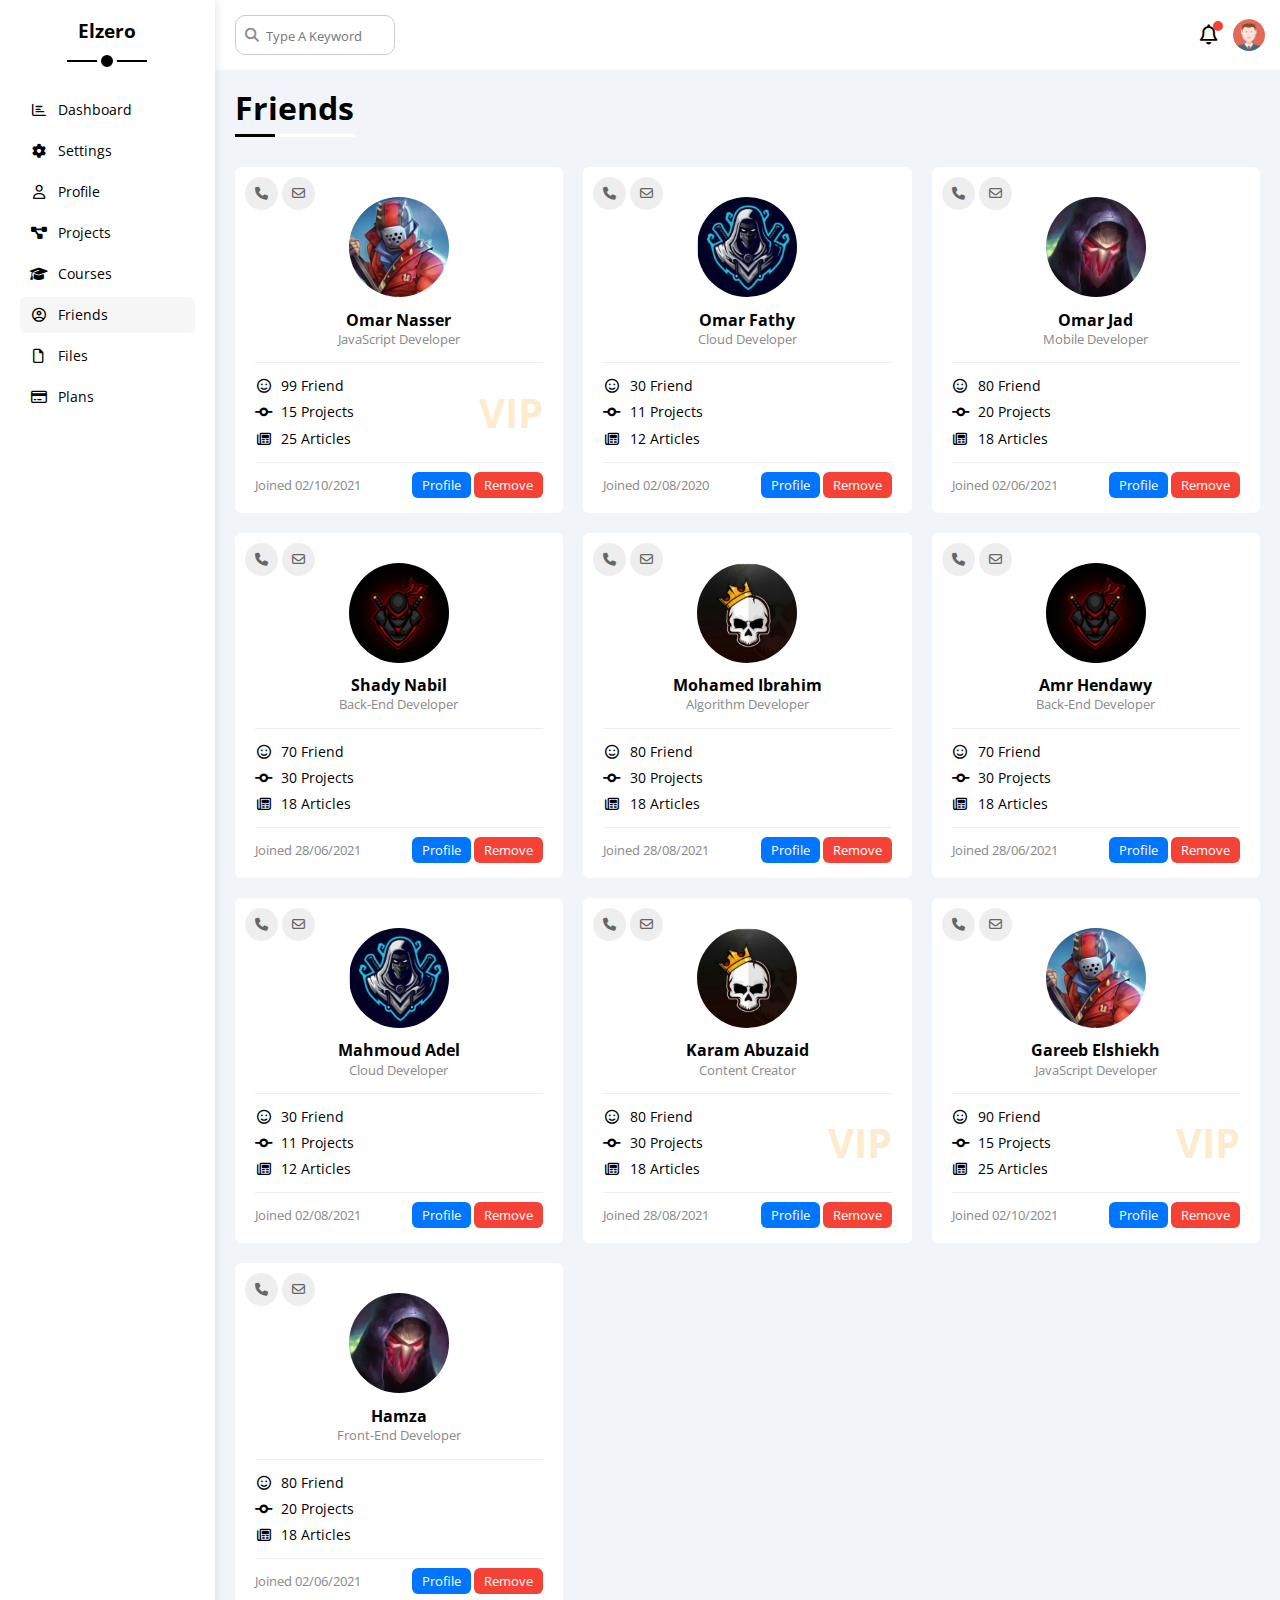
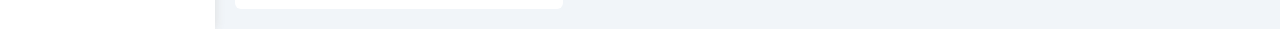
<file: friends.html>
<!DOCTYPE html>

<!-- This is The Fourth Template of HTML & CSS to Practice in After Completing the Course 
	  Start Watching Videos on: 
	  	Day: Monday
	  	Date: 27 / 02 / 2023
	  	Time: 08:06 pm
  -->

<html lang="en">
<head>
	<meta charset="utf-8">
	<meta name="viewport" content="width=device-width, initial-scale=1">
	<meta http-equiv="X-UA-Compatible" content="IE=edge" />
	<title>Friends</title>
	<!-- Fonts Awesome Library -->
	<link rel="stylesheet" type="text/css" href="css/all.min.css">
	<!-- Main Template CSS File -->
	<link rel="stylesheet" type="text/css" href="css/framework.css">
	<link rel="stylesheet" type="text/css" href="css/master.css">
	<!-- Render All Elements Normally -->
	<link rel="stylesheet" type="text/css" href="css/normalize.css">
	<!-- Google Fonts -->
	<link rel="preconnect" href="https://fonts.googleapis.com">
	<link rel="preconnect" href="https://fonts.gstatic.com" crossorigin>
	<link href="https://fonts.googleapis.com/css2?family=Open+Sans:wght@300;500&display=swap" rel="stylesheet">
</head>
<body>
	<div class="page d-flex">
		<div class="sidebar p-20 bg-white p-relative">
			<h3 class="p-relative txt-c mt-0">Elzero</h3>
			<ul>
				<li>
					<a class="d-flex align-center fs-14 c-black rad-6 p-10" href="index.html">
						<i class="fa-regular fa-chart-bar fa-fw"></i>
						<span>Dashboard</span>
					</a>
				</li>
				<li>
					<a class="d-flex align-center fs-14 c-black rad-6 p-10" href="settings.html">
						<i class="fa-solid fa-gear fa-fw"></i>
						<span>Settings</span>
					</a>
				</li>
				<li>
					<a class="d-flex align-center fs-14 c-black rad-6 p-10" href="profile.html">
						<i class="fa-regular fa-user fa-fw"></i>
						<span>Profile</span>
					</a>
				</li>
				<li>
					<a class="d-flex align-center fs-14 c-black rad-6 p-10" href="projects.html">
						<i class="fa-solid fa-diagram-project fa-fw"></i>
						<span>Projects</span>
					</a>
				</li>
				<li>
					<a class="d-flex align-center fs-14 c-black rad-6 p-10" href="courses.html">
						<i class="fa-solid fa-graduation-cap fa-fw"></i>
						<span>Courses</span>
					</a>
				</li>
				<li>
					<a class="active d-flex align-center fs-14 c-black rad-6 p-10" href="friends.html">
						<i class="fa-regular fa-circle-user fa-fw"></i>
						<span>Friends</span>
					</a>
				</li>
				<li>
					<a class="d-flex align-center fs-14 c-black rad-6 p-10" href="files.html">
						<i class="fa-regular fa-file fa-fw"></i>
						<span>Files</span>
					</a>
				</li>
				<li>
					<a class="d-flex align-center fs-14 c-black rad-6 p-10" href="plans.html">
						<i class="fa-regular fa-credit-card fa-fw"></i>
						<span>Plans</span>
					</a>
				</li>
			</ul>
		</div>
		<div class="content w-full">
			<!-- Start Head -->
			<div class="head bg-white p-15 between-flex">
				<div class="search p-relative">
					<input class="p-10" type="search" placeholder="Type A Keyword">
				</div>
				<div class="icons d-flex align-center">
					<span class="notification p-relative">
						<i class="fa-regular fa-bell fa-lg"></i>
					</span>
					<img src="images/avatar.png" alt="User">
				</div>
			</div>
			<!-- End Head -->
			<h1 class="p-relative">Friends</h1>
			<div class="friends-page d-grid gap-20 m-20">
				<div class="friend bg-white rad-6 p-20 p-relative">
					<div class="contact">
						<i class="fa-solid fa-phone"></i>
						<i class="fa-regular fa-envelope"></i>
					</div>
					<div class="txt-c">
						<img class="rad-half mt-10 mb-10 w-100 h-100" src="images/friend-01.png" alt="Friend">
						<h4 class="m-0">Omar Nasser</h4>
						<span class="c-grey fs-13 mt-5 mb-0">JavaScript Developer</span>
					</div>
					<div class="icons fs-14 p-relative">
						<div class="mb-10">
							<i class="fa-regular fa-face-smile fa-fw"></i>
							<span>99 Friend</span>
						</div>
						<div class="mb-10">
							<i class="fa-solid fa-code-commit fa-fw"></i>
							<span>15 Projects</span>
						</div>
						<div>
							<i class="fa-regular fa-newspaper fa-fw"></i>
							<span>25 Articles</span>
						</div>
						<span class="vip fw-bold c-orange">VIP</span>
					</div>
					<div class="info between-flex fs-13">
						<span class="c-grey">Joined 02/10/2021</span>
						<div>
							<a class="bg-blue c-white btn-shape" href="profile.html">Profile</a>
							<a class="bg-red c-white btn-shape" href="#">Remove</a>
						</div>
					</div>
				</div>
				<div class="friend bg-white rad-6 p-20 p-relative">
					<div class="contact">
						<i class="fa-solid fa-phone"></i>
						<i class="fa-regular fa-envelope"></i>
					</div>
					<div class="txt-c">
						<img class="rad-half mt-10 mb-10 w-100 h-100" src="images/friend-02.png" alt="Friend">
						<h4 class="m-0">Omar Fathy</h4>
						<span class="c-grey fs-13 mt-5 mb-0">Cloud Developer</span>
					</div>
					<div class="icons fs-14 p-relative">
						<div class="mb-10">
							<i class="fa-regular fa-face-smile fa-fw"></i>
							<span>30 Friend</span>
						</div>
						<div class="mb-10">
							<i class="fa-solid fa-code-commit fa-fw"></i>
							<span>11 Projects</span>
						</div>
						<div>
							<i class="fa-regular fa-newspaper fa-fw"></i>
							<span>12 Articles</span>
						</div>
					</div>
					<div class="info between-flex fs-13">
						<span class="c-grey">Joined 02/08/2020</span>
						<div>
							<a class="bg-blue c-white btn-shape" href="profile.html">Profile</a>
							<a class="bg-red c-white btn-shape" href="#">Remove</a>
						</div>
					</div>
				</div>
				<div class="friend bg-white rad-6 p-20 p-relative">
					<div class="contact">
						<i class="fa-solid fa-phone"></i>
						<i class="fa-regular fa-envelope"></i>
					</div>
					<div class="txt-c">
						<img class="rad-half mt-10 mb-10 w-100 h-100" src="images/friend-03.png" alt="Friend">
						<h4 class="m-0">Omar Jad</h4>
						<span class="c-grey fs-13 mt-5 mb-0">Mobile Developer</span>
					</div>
					<div class="icons fs-14 p-relative">
						<div class="mb-10">
							<i class="fa-regular fa-face-smile fa-fw"></i>
							<span>80 Friend</span>
						</div>
						<div class="mb-10">
							<i class="fa-solid fa-code-commit fa-fw"></i>
							<span>20 Projects</span>
						</div>
						<div>
							<i class="fa-regular fa-newspaper fa-fw"></i>
							<span>18 Articles</span>
						</div>
					</div>
					<div class="info between-flex fs-13">
						<span class="c-grey">Joined 02/06/2021</span>
						<div>
							<a class="bg-blue c-white btn-shape" href="profile.html">Profile</a>
							<a class="bg-red c-white btn-shape" href="#">Remove</a>
						</div>
					</div>
				</div>
				<div class="friend bg-white rad-6 p-20 p-relative">
					<div class="contact">
						<i class="fa-solid fa-phone"></i>
						<i class="fa-regular fa-envelope"></i>
					</div>
					<div class="txt-c">
						<img class="rad-half mt-10 mb-10 w-100 h-100" src="images/friend-04.png" alt="Friend">
						<h4 class="m-0">Shady Nabil</h4>
						<span class="c-grey fs-13 mt-5 mb-0">Back-End Developer</span>
					</div>
					<div class="icons fs-14 p-relative">
						<div class="mb-10">
							<i class="fa-regular fa-face-smile fa-fw"></i>
							<span>70 Friend</span>
						</div>
						<div class="mb-10">
							<i class="fa-solid fa-code-commit fa-fw"></i>
							<span>30 Projects</span>
						</div>
						<div>
							<i class="fa-regular fa-newspaper fa-fw"></i>
							<span>18 Articles</span>
						</div>
					</div>
					<div class="info between-flex fs-13">
						<span class="c-grey">Joined 28/06/2021</span>
						<div>
							<a class="bg-blue c-white btn-shape" href="profile.html">Profile</a>
							<a class="bg-red c-white btn-shape" href="#">Remove</a>
						</div>
					</div>
				</div>
				<div class="friend bg-white rad-6 p-20 p-relative">
					<div class="contact">
						<i class="fa-solid fa-phone"></i>
						<i class="fa-regular fa-envelope"></i>
					</div>
					<div class="txt-c">
						<img class="rad-half mt-10 mb-10 w-100 h-100" src="images/friend-05.png" alt="Friend">
						<h4 class="m-0">Mohamed Ibrahim</h4>
						<span class="c-grey fs-13 mt-5 mb-0">Algorithm Developer</span>
					</div>
					<div class="icons fs-14 p-relative">
						<div class="mb-10">
							<i class="fa-regular fa-face-smile fa-fw"></i>
							<span>80 Friend</span>
						</div>
						<div class="mb-10">
							<i class="fa-solid fa-code-commit fa-fw"></i>
							<span>30 Projects</span>
						</div>
						<div>
							<i class="fa-regular fa-newspaper fa-fw"></i>
							<span>18 Articles</span>
						</div>
					</div>
					<div class="info between-flex fs-13">
						<span class="c-grey">Joined 28/08/2021</span>
						<div>
							<a class="bg-blue c-white btn-shape" href="profile.html">Profile</a>
							<a class="bg-red c-white btn-shape" href="#">Remove</a>
						</div>
					</div>
				</div>
				<div class="friend bg-white rad-6 p-20 p-relative">
					<div class="contact">
						<i class="fa-solid fa-phone"></i>
						<i class="fa-regular fa-envelope"></i>
					</div>
					<div class="txt-c">
						<img class="rad-half mt-10 mb-10 w-100 h-100" src="images/friend-04.png" alt="Friend">
						<h4 class="m-0">Amr Hendawy</h4>
						<span class="c-grey fs-13 mt-5 mb-0">Back-End Developer</span>
					</div>
					<div class="icons fs-14 p-relative">
						<div class="mb-10">
							<i class="fa-regular fa-face-smile fa-fw"></i>
							<span>70 Friend</span>
						</div>
						<div class="mb-10">
							<i class="fa-solid fa-code-commit fa-fw"></i>
							<span>30 Projects</span>
						</div>
						<div>
							<i class="fa-regular fa-newspaper fa-fw"></i>
							<span>18 Articles</span>
						</div>
					</div>
					<div class="info between-flex fs-13">
						<span class="c-grey">Joined 28/06/2021</span>
						<div>
							<a class="bg-blue c-white btn-shape" href="profile.html">Profile</a>
							<a class="bg-red c-white btn-shape" href="#">Remove</a>
						</div>
					</div>
				</div>
				<div class="friend bg-white rad-6 p-20 p-relative">
					<div class="contact">
						<i class="fa-solid fa-phone"></i>
						<i class="fa-regular fa-envelope"></i>
					</div>
					<div class="txt-c">
						<img class="rad-half mt-10 mb-10 w-100 h-100" src="images/friend-02.png" alt="Friend">
						<h4 class="m-0">Mahmoud Adel</h4>
						<span class="c-grey fs-13 mt-5 mb-0">Cloud Developer</span>
					</div>
					<div class="icons fs-14 p-relative">
						<div class="mb-10">
							<i class="fa-regular fa-face-smile fa-fw"></i>
							<span>30 Friend</span>
						</div>
						<div class="mb-10">
							<i class="fa-solid fa-code-commit fa-fw"></i>
							<span>11 Projects</span>
						</div>
						<div>
							<i class="fa-regular fa-newspaper fa-fw"></i>
							<span>12 Articles</span>
						</div>
					</div>
					<div class="info between-flex fs-13">
						<span class="c-grey">Joined 02/08/2021</span>
						<div>
							<a class="bg-blue c-white btn-shape" href="profile.html">Profile</a>
							<a class="bg-red c-white btn-shape" href="#">Remove</a>
						</div>
					</div>
				</div>
				<div class="friend bg-white rad-6 p-20 p-relative">
					<div class="contact">
						<i class="fa-solid fa-phone"></i>
						<i class="fa-regular fa-envelope"></i>
					</div>
					<div class="txt-c">
						<img class="rad-half mt-10 mb-10 w-100 h-100" src="images/friend-05.png" alt="Friend">
						<h4 class="m-0">Karam Abuzaid</h4>
						<span class="c-grey fs-13 mt-5 mb-0">Content Creator</span>
					</div>
					<div class="icons fs-14 p-relative">
						<div class="mb-10">
							<i class="fa-regular fa-face-smile fa-fw"></i>
							<span>80 Friend</span>
						</div>
						<div class="mb-10">
							<i class="fa-solid fa-code-commit fa-fw"></i>
							<span>30 Projects</span>
						</div>
						<div>
							<i class="fa-regular fa-newspaper fa-fw"></i>
							<span>18 Articles</span>
						</div>
						<span class="vip fw-bold c-orange">VIP</span>
					</div>
					<div class="info between-flex fs-13">
						<span class="c-grey">Joined 28/08/2021</span>
						<div>
							<a class="bg-blue c-white btn-shape" href="profile.html">Profile</a>
							<a class="bg-red c-white btn-shape" href="#">Remove</a>
						</div>
					</div>
				</div>
				<div class="friend bg-white rad-6 p-20 p-relative">
					<div class="contact">
						<i class="fa-solid fa-phone"></i>
						<i class="fa-regular fa-envelope"></i>
					</div>
					<div class="txt-c">
						<img class="rad-half mt-10 mb-10 w-100 h-100" src="images/friend-01.png" alt="Friend">
						<h4 class="m-0">Gareeb Elshiekh</h4>
						<span class="c-grey fs-13 mt-5 mb-0">JavaScript Developer</span>
					</div>
					<div class="icons fs-14 p-relative">
						<div class="mb-10">
							<i class="fa-regular fa-face-smile fa-fw"></i>
							<span>90 Friend</span>
						</div>
						<div class="mb-10">
							<i class="fa-solid fa-code-commit fa-fw"></i>
							<span>15 Projects</span>
						</div>
						<div>
							<i class="fa-regular fa-newspaper fa-fw"></i>
							<span>25 Articles</span>
						</div>
						<span class="vip fw-bold c-orange">VIP</span>
					</div>
					<div class="info between-flex fs-13">
						<span class="c-grey">Joined 02/10/2021</span>
						<div>
							<a class="bg-blue c-white btn-shape" href="profile.html">Profile</a>
							<a class="bg-red c-white btn-shape" href="#">Remove</a>
						</div>
					</div>
				</div>
				<div class="friend bg-white rad-6 p-20 p-relative">
					<div class="contact">
						<i class="fa-solid fa-phone"></i>
						<i class="fa-regular fa-envelope"></i>
					</div>
					<div class="txt-c">
						<img class="rad-half mt-10 mb-10 w-100 h-100" src="images/friend-03.png" alt="Friend">
						<h4 class="m-0">Hamza</h4>
						<span class="c-grey fs-13 mt-5 mb-0">Front-End Developer</span>
					</div>
					<div class="icons fs-14 p-relative">
						<div class="mb-10">
							<i class="fa-regular fa-face-smile fa-fw"></i>
							<span>80 Friend</span>
						</div>
						<div class="mb-10">
							<i class="fa-solid fa-code-commit fa-fw"></i>
							<span>20 Projects</span>
						</div>
						<div>
							<i class="fa-regular fa-newspaper fa-fw"></i>
							<span>18 Articles</span>
						</div>
					</div>
					<div class="info between-flex fs-13">
						<span class="c-grey">Joined 02/06/2021</span>
						<div>
							<a class="bg-blue c-white btn-shape" href="profile.html">Profile</a>
							<a class="bg-red c-white btn-shape" href="#">Remove</a>
						</div>
					</div>
				</div>
			</div>
		</div>
	</div>
</body>
</html>
</file>
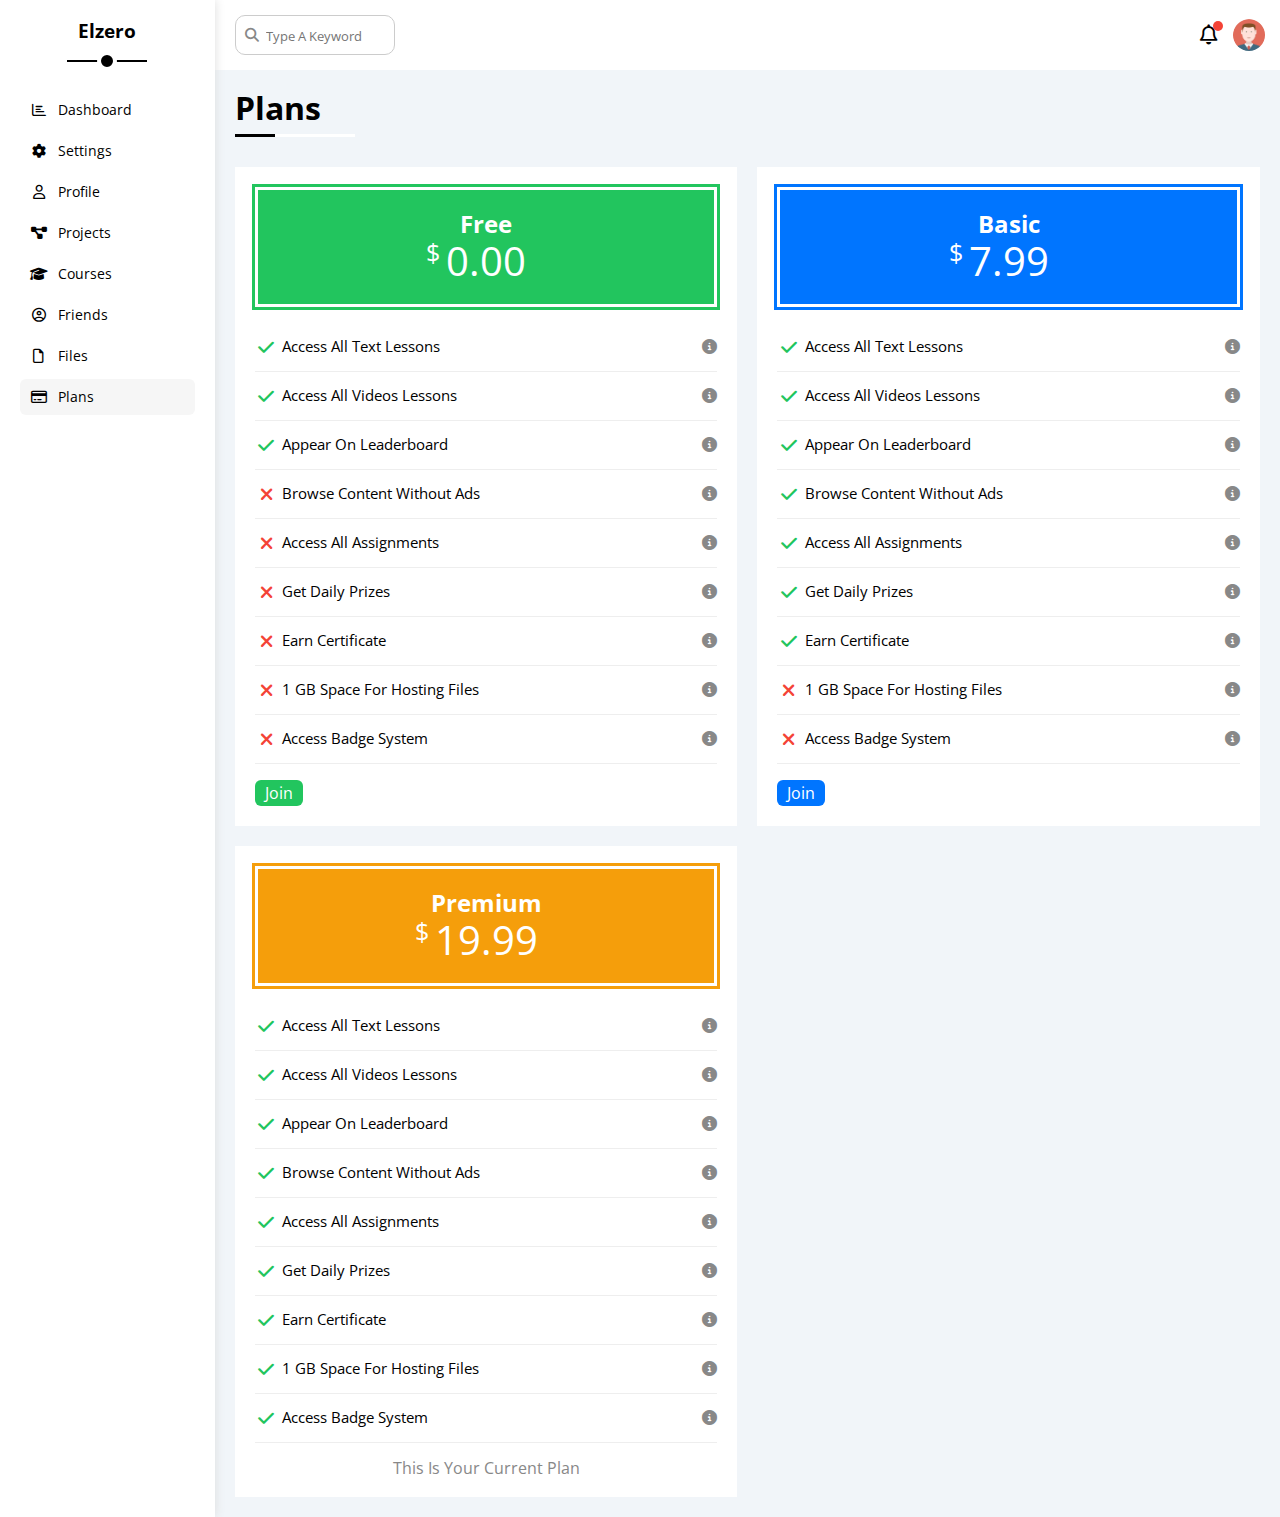
<file: plans.html>
<!DOCTYPE html>

<!-- This is The Fourth Template of HTML & CSS to Practice in After Completing the Course 
	  Start Watching Videos on: 
	  	Day: Monday
	  	Date: 27 / 02 / 2023
	  	Time: 08:06 pm
  -->

<html lang="en">
<head>
	<meta charset="utf-8">
	<meta name="viewport" content="width=device-width, initial-scale=1">
	<meta http-equiv="X-UA-Compatible" content="IE=edge" />
	<title>Plans</title>
	<!-- Fonts Awesome Library -->
	<link rel="stylesheet" type="text/css" href="css/all.min.css">
	<!-- Main Template CSS File -->
	<link rel="stylesheet" type="text/css" href="css/framework.css">
	<link rel="stylesheet" type="text/css" href="css/master.css">
	<!-- Render All Elements Normally -->
	<link rel="stylesheet" type="text/css" href="css/normalize.css">
	<!-- Google Fonts -->
	<link rel="preconnect" href="https://fonts.googleapis.com">
	<link rel="preconnect" href="https://fonts.gstatic.com" crossorigin>
	<link href="https://fonts.googleapis.com/css2?family=Open+Sans:wght@300;500&display=swap" rel="stylesheet">
</head>
<body>
	<div class="page d-flex">
		<div class="sidebar p-20 bg-white p-relative">
			<h3 class="p-relative txt-c mt-0">Elzero</h3>
			<ul>
				<li>
					<a class="d-flex align-center fs-14 c-black rad-6 p-10" href="index.html">
						<i class="fa-regular fa-chart-bar fa-fw"></i>
						<span>Dashboard</span>
					</a>
				</li>
				<li>
					<a class="d-flex align-center fs-14 c-black rad-6 p-10" href="settings.html">
						<i class="fa-solid fa-gear fa-fw"></i>
						<span>Settings</span>
					</a>
				</li>
				<li>
					<a class="d-flex align-center fs-14 c-black rad-6 p-10" href="profile.html">
						<i class="fa-regular fa-user fa-fw"></i>
						<span>Profile</span>
					</a>
				</li>
				<li>
					<a class="d-flex align-center fs-14 c-black rad-6 p-10" href="projects.html">
						<i class="fa-solid fa-diagram-project fa-fw"></i>
						<span>Projects</span>
					</a>
				</li>
				<li>
					<a class="d-flex align-center fs-14 c-black rad-6 p-10" href="courses.html">
						<i class="fa-solid fa-graduation-cap fa-fw"></i>
						<span>Courses</span>
					</a>
				</li>
				<li>
					<a class="d-flex align-center fs-14 c-black rad-6 p-10" href="friends.html">
						<i class="fa-regular fa-circle-user fa-fw"></i>
						<span>Friends</span>
					</a>
				</li>
				<li>
					<a class="d-flex align-center fs-14 c-black rad-6 p-10" href="files.html">
						<i class="fa-regular fa-file fa-fw"></i>
						<span>Files</span>
					</a>
				</li>
				<li>
					<a class="active d-flex align-center fs-14 c-black rad-6 p-10" href="plans.html">
						<i class="fa-regular fa-credit-card fa-fw"></i>
						<span>Plans</span>
					</a>
				</li>
			</ul>
		</div>
		<div class="content w-full">
			<!-- Start Head -->
			<div class="head bg-white p-15 between-flex">
				<div class="search p-relative">
					<input class="p-10" type="search" placeholder="Type A Keyword">
				</div>
				<div class="icons d-flex align-center">
					<span class="notification p-relative">
						<i class="fa-regular fa-bell fa-lg"></i>
					</span>
					<img src="images/avatar.png" alt="User">
				</div>
			</div>
			<!-- End Head -->
			<h1 class="p-relative">Plans</h1>
			<div class="plans-page d-grid gap-20 m-20">
				<div class="plan green bg-white p-20">
					<div class="top bg-green txt-c p-20">
						<h2 class="m-0 c-white">Free</h2>
						<div class="price c-white"><span>$</span>0.00</div>
					</div>
					<ul>
						<li>
							<i class="fa-solid fa-check fa-fw yes"></i>
							<span>Access All Text Lessons</span>
							<i class="fa-solid fa-circle-info help"></i>
						</li>
						<li>
							<i class="fa-solid fa-check fa-fw yes"></i>
							<span>Access All Videos Lessons</span>
							<i class="fa-solid fa-circle-info help"></i>
						</li>
						<li>
							<i class="fa-solid fa-check fa-fw yes"></i>
							<span>Appear On Leaderboard</span>
							<i class="fa-solid fa-circle-info help"></i>
						</li>
						<li>
							<i class="fa-solid fa-xmark fa-fw"></i>
							<span>Browse Content Without Ads</span>
							<i class="fa-solid fa-circle-info help"></i>
						</li>
						<li>
							<i class="fa-solid fa-xmark fa-fw"></i>
							<span>Access All Assignments</span>
							<i class="fa-solid fa-circle-info help"></i>
						</li>
						<li>
							<i class="fa-solid fa-xmark fa-fw"></i>
							<span>Get Daily Prizes</span>
							<i class="fa-solid fa-circle-info help"></i>
						</li>
						<li>
							<i class="fa-solid fa-xmark fa-fw"></i>
							<span>Earn Certificate</span>
							<i class="fa-solid fa-circle-info help"></i>
						</li>
						<li>
							<i class="fa-solid fa-xmark fa-fw"></i>
							<span>1 GB Space For Hosting Files</span>
							<i class="fa-solid fa-circle-info help"></i>
						</li>
						<li>
							<i class="fa-solid fa-xmark fa-fw"></i>
							<span>Access Badge System</span>
							<i class="fa-solid fa-circle-info help"></i>
						</li>
					</ul>
					<a class="btn-shape bg-green c-white d-block w-fit" href="#">Join</a>
				</div>
				<div class="plan blue bg-white p-20">
					<div class="top bg-blue txt-c p-20">
						<h2 class="m-0 c-white">Basic</h2>
						<div class="price c-white"><span>$</span>7.99</div>
					</div>
					<ul>
						<li>
							<i class="fa-solid fa-check fa-fw yes"></i>
							<span>Access All Text Lessons</span>
							<i class="fa-solid fa-circle-info help"></i>
						</li>
						<li>
							<i class="fa-solid fa-check fa-fw yes"></i>
							<span>Access All Videos Lessons</span>
							<i class="fa-solid fa-circle-info help"></i>
						</li>
						<li>
							<i class="fa-solid fa-check fa-fw yes"></i>
							<span>Appear On Leaderboard</span>
							<i class="fa-solid fa-circle-info help"></i>
						</li>
						<li>
							<i class="fa-solid fa-check fa-fw yes"></i>
							<span>Browse Content Without Ads</span>
							<i class="fa-solid fa-circle-info help"></i>
						</li>
						<li>
							<i class="fa-solid fa-check fa-fw yes"></i>
							<span>Access All Assignments</span>
							<i class="fa-solid fa-circle-info help"></i>
						</li>
						<li>
							<i class="fa-solid fa-check fa-fw yes"></i>
							<span>Get Daily Prizes</span>
							<i class="fa-solid fa-circle-info help"></i>
						</li>
						<li>
							<i class="fa-solid fa-check fa-fw yes"></i>
							<span>Earn Certificate</span>
							<i class="fa-solid fa-circle-info help"></i>
						</li>
						<li>
							<i class="fa-solid fa-xmark fa-fw"></i>
							<span>1 GB Space For Hosting Files</span>
							<i class="fa-solid fa-circle-info help"></i>
						</li>
						<li>
							<i class="fa-solid fa-xmark fa-fw"></i>
							<span>Access Badge System</span>
							<i class="fa-solid fa-circle-info help"></i>
						</li>
					</ul>
					<a class="btn-shape bg-blue c-white d-block w-fit" href="#">Join</a>
				</div>
				<div class="plan orange bg-white p-20">
					<div class="top bg-orange txt-c p-20">
						<h2 class="m-0 c-white">Premium</h2>
						<div class="price c-white"><span>$</span>19.99</div>
					</div>
					<ul>
						<li>
							<i class="fa-solid fa-check fa-fw yes"></i>
							<span>Access All Text Lessons</span>
							<i class="fa-solid fa-circle-info help"></i>
						</li>
						<li>
							<i class="fa-solid fa-check fa-fw yes"></i>
							<span>Access All Videos Lessons</span>
							<i class="fa-solid fa-circle-info help"></i>
						</li>
						<li>
							<i class="fa-solid fa-check fa-fw yes"></i>
							<span>Appear On Leaderboard</span>
							<i class="fa-solid fa-circle-info help"></i>
						</li>
						<li>
							<i class="fa-solid fa-check fa-fw yes"></i>
							<span>Browse Content Without Ads</span>
							<i class="fa-solid fa-circle-info help"></i>
						</li>
						<li>
							<i class="fa-solid fa-check fa-fw yes"></i>
							<span>Access All Assignments</span>
							<i class="fa-solid fa-circle-info help"></i>
						</li>
						<li>
							<i class="fa-solid fa-check fa-fw yes"></i>
							<span>Get Daily Prizes</span>
							<i class="fa-solid fa-circle-info help"></i>
						</li>
						<li>
							<i class="fa-solid fa-check fa-fw yes"></i>
							<span>Earn Certificate</span>
							<i class="fa-solid fa-circle-info help"></i>
						</li>
						<li>
							<i class="fa-solid fa-check fa-fw yes"></i>
							<span>1 GB Space For Hosting Files</span>
							<i class="fa-solid fa-circle-info help"></i>
						</li>
						<li>
							<i class="fa-solid fa-check fa-fw yes"></i>
							<span>Access Badge System</span>
							<i class="fa-solid fa-circle-info help"></i>
						</li>
					</ul>
					<p class="c-grey m-0 txt-c">This Is Your Current Plan</p>
				</div>
			</div>
		</div>
	</div>
</body>
</html>
</file>
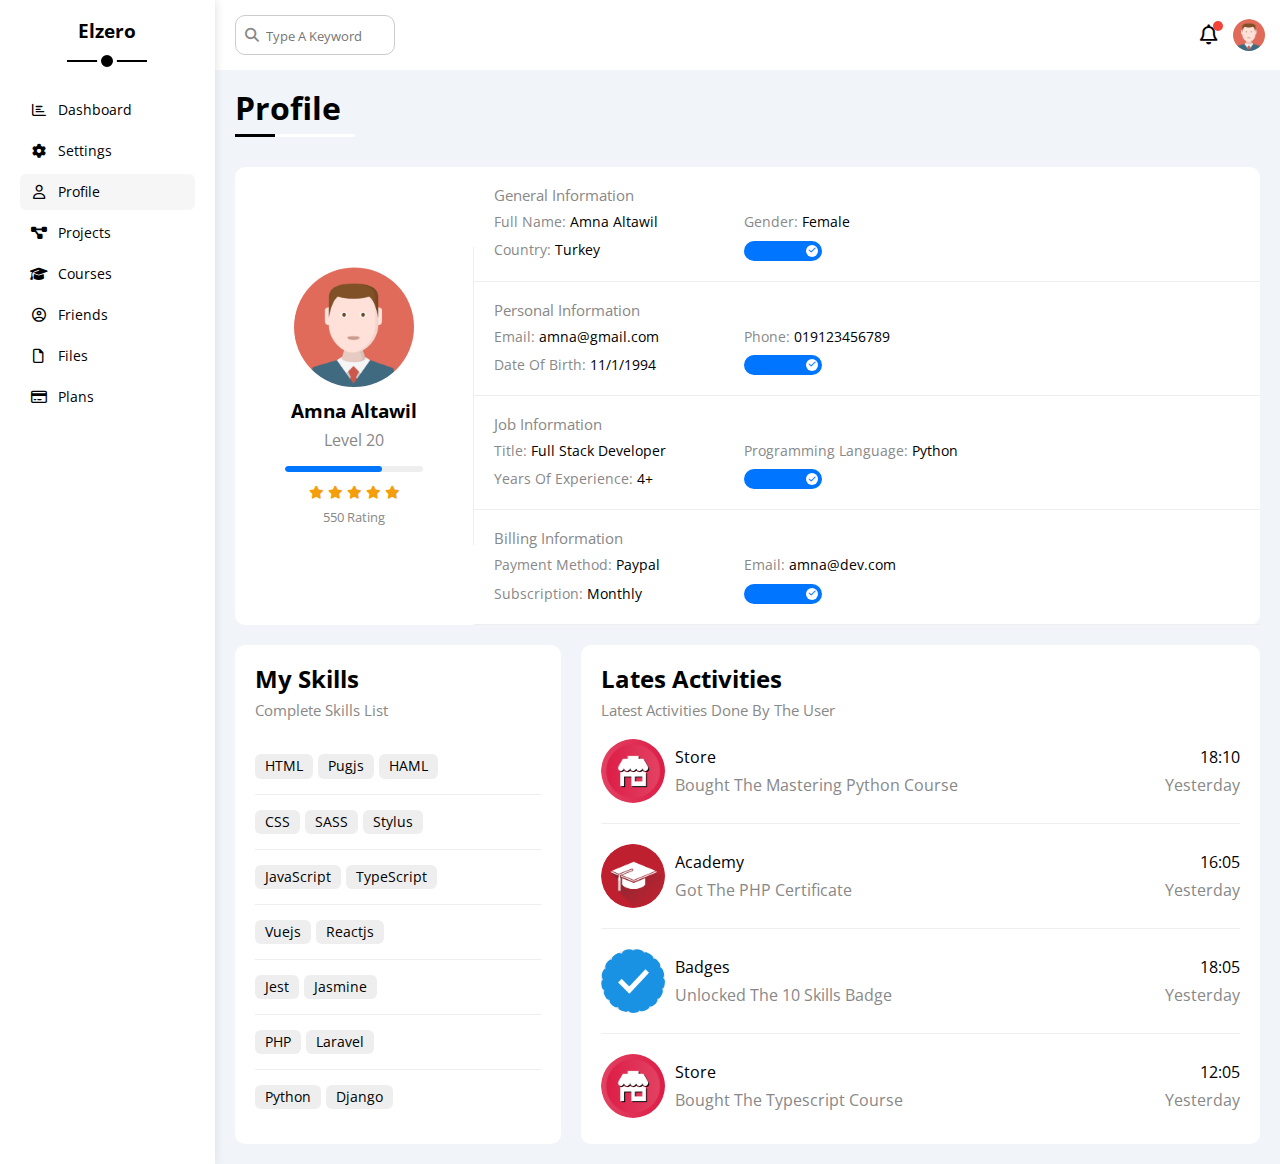
<file: profile.html>
<!DOCTYPE html>

<!-- This is The Fourth Template of HTML & CSS to Practice in After Completing the Course 
	  Start Watching Videos on: 
	  	Day: Monday
	  	Date: 27 / 02 / 2023
	  	Time: 08:06 pm
  -->

<html lang="en">
<head>
	<meta charset="utf-8">
	<meta name="viewport" content="width=device-width, initial-scale=1">
	<meta http-equiv="X-UA-Compatible" content="IE=edge" />
	<title>Profile</title>
	<!-- Fonts Awesome Library -->
	<link rel="stylesheet" type="text/css" href="css/all.min.css">
	<!-- Main Template CSS File -->
	<link rel="stylesheet" type="text/css" href="css/framework.css">
	<link rel="stylesheet" type="text/css" href="css/master.css">
	<!-- Render All Elements Normally -->
	<link rel="stylesheet" type="text/css" href="css/normalize.css">
	<!-- Google Fonts -->
	<link rel="preconnect" href="https://fonts.googleapis.com">
	<link rel="preconnect" href="https://fonts.gstatic.com" crossorigin>
	<link href="https://fonts.googleapis.com/css2?family=Open+Sans:wght@300;500&display=swap" rel="stylesheet">
</head>
<body>
	<div class="page d-flex">
		<div class="sidebar p-20 bg-white p-relative">
			<h3 class="p-relative txt-c mt-0">Elzero</h3>
			<ul>
				<li>
					<a class="d-flex align-center fs-14 c-black rad-6 p-10" href="index.html">
						<i class="fa-regular fa-chart-bar fa-fw"></i>
						<span>Dashboard</span>
					</a>
				</li>
				<li>
					<a class="d-flex align-center fs-14 c-black rad-6 p-10" href="settings.html">
						<i class="fa-solid fa-gear fa-fw"></i>
						<span>Settings</span>
					</a>
				</li>
				<li>
					<a class="active d-flex align-center fs-14 c-black rad-6 p-10" href="profile.html">
						<i class="fa-regular fa-user fa-fw"></i>
						<span>Profile</span>
					</a>
				</li>
				<li>
					<a class="d-flex align-center fs-14 c-black rad-6 p-10" href="projects.html">
						<i class="fa-solid fa-diagram-project fa-fw"></i>
						<span>Projects</span>
					</a>
				</li>
				<li>
					<a class="d-flex align-center fs-14 c-black rad-6 p-10" href="courses.html">
						<i class="fa-solid fa-graduation-cap fa-fw"></i>
						<span>Courses</span>
					</a>
				</li>
				<li>
					<a class="d-flex align-center fs-14 c-black rad-6 p-10" href="friends.html">
						<i class="fa-regular fa-circle-user fa-fw"></i>
						<span>Friends</span>
					</a>
				</li>
				<li>
					<a class="d-flex align-center fs-14 c-black rad-6 p-10" href="files.html">
						<i class="fa-regular fa-file fa-fw"></i>
						<span>Files</span>
					</a>
				</li>
				<li>
					<a class="d-flex align-center fs-14 c-black rad-6 p-10" href="plans.html">
						<i class="fa-regular fa-credit-card fa-fw"></i>
						<span>Plans</span>
					</a>
				</li>
			</ul>
		</div>
		<div class="content w-full">
			<!-- Start Head -->
			<div class="head bg-white p-15 between-flex">
				<div class="search p-relative">
					<input class="p-10" type="search" placeholder="Type A Keyword">
				</div>
				<div class="icons d-flex align-center">
					<span class="notification p-relative">
						<i class="fa-regular fa-bell fa-lg"></i>
					</span>
					<img src="images/avatar.png" alt="User">
				</div>
			</div>
			<!-- End Head -->
			<h1 class="p-relative">Profile</h1>
			<div class="profile-page m-20">
				<!-- Start Overview -->
				<div class="overview bg-white rad-10 d-flex align-center">
					<div class="avatar-box txt-c p-20">
						<img class="rad-half mb-10" src="images/avatar.png" alt="User">
						<h3 class="m-0">Amna Altawil</h3>
						<p class="c-grey mt-10">Level 20</p>
						<div class="level rad-6 bg-eee p-relative">
							<span style="width: 70%;"></span>
						</div>
						<div class="rating mt-10 mb-10">
							<i class="fa-solid fa-star c-orange fs-13"></i>
							<i class="fa-solid fa-star c-orange fs-13"></i>
							<i class="fa-solid fa-star c-orange fs-13"></i>
							<i class="fa-solid fa-star c-orange fs-13"></i>
							<i class="fa-solid fa-star c-orange fs-13"></i>
						</div>
						<p class="c-grey m-0 fs-13">550 Rating</p>
					</div>
					<div class="info-box w-full txt-c-mobile">
						<!-- Start Information Row -->
						<div class="box p-20 d-flex align-center">
							<!-- I Use w-full To Make The Width of <h4> Full And Let The Second Class Wrap To The Next Line -->
							<h4 class="m-0 c-grey fs-15 w-full">General Information</h4>                              
							<div class="fs-14">
								<span class="c-grey">Full Name:</span>
								<span>Amna Altawil</span>
							</div>
							<div class="fs-14">
								<span class="c-grey">Gender:</span>
								<span>Female</span>
							</div>
							<div class="fs-14">
								<span class="c-grey">Country:</span>
								<span>Turkey</span>
							</div>
							<div class="fs-14">
								<label>
									<input class="toggle-checkbox" type="checkbox" checked>
									<div class="toggle-switch"></div>
								</label>
							</div>
						</div>
						<!-- End Information Row -->
						<!-- Start Information Row -->
						<div class="box p-20 d-flex align-center">
							<!-- I Use w-full To Make The Width of <h4> Full And Let The Second Class Wrap To The Next Line -->
							<h4 class="m-0 c-grey fs-15 w-full">Personal Information</h4>                              
							<div class="fs-14">
								<span class="c-grey">Email:</span>
								<span>amna@gmail.com</span>
							</div>
							<div class="fs-14">
								<span class="c-grey">Phone:</span>
								<span>019123456789</span>
							</div>
							<div class="fs-14">
								<span class="c-grey">Date Of Birth:</span>
								<span>11/1/1994</span>
							</div>
							<div class="fs-14">
								<label>
									<input class="toggle-checkbox" type="checkbox" checked>
									<div class="toggle-switch"></div>
								</label>
							</div>
						</div>
						<!-- End Information Row -->
						<!-- Start Information Row -->
						<div class="box p-20 d-flex align-center">
							<!-- I Use w-full To Make The Width of <h4> Full And Let The Second Class Wrap To The Next Line -->
							<h4 class="m-0 c-grey fs-15 w-full">Job Information</h4>                              
							<div class="fs-14">
								<span class="c-grey">Title:</span>
								<span>Full Stack Developer</span>
							</div>
							<div class="fs-14">
								<span class="c-grey">Programming Language:</span>
								<span>Python</span>
							</div>
							<div class="fs-14">
								<span class="c-grey">Years Of Experience:</span>
								<span>4+</span>
							</div>
							<div class="fs-14">
								<label>
									<input class="toggle-checkbox" type="checkbox" checked>
									<div class="toggle-switch"></div>
								</label>
							</div>
						</div>
						<!-- End Information Row -->
						<!-- Start Information Row -->
						<div class="box p-20 d-flex align-center">
							<!-- I Use w-full To Make The Width of <h4> Full And Let The Second Class Wrap To The Next Line -->
							<h4 class="m-0 c-grey fs-15 w-full">Billing Information</h4>                              
							<div class="fs-14">
								<span class="c-grey">Payment Method:</span>
								<span>Paypal</span>
							</div>
							<div class="fs-14">
								<span class="c-grey">Email:</span>
								<span>amna@dev.com</span>
							</div>
							<div class="fs-14">
								<span class="c-grey">Subscription:</span>
								<span>Monthly</span>
							</div>
							<div class="fs-14">
								<label>
									<input class="toggle-checkbox" type="checkbox" checked>
									<div class="toggle-switch"></div>
								</label>
							</div>
						</div>
						<!-- End Information Row -->
					</div>
				</div>
				<!-- End Overview -->
				<!-- Start Other Data -->
				<div class="other-data d-flex gap-20">
					<div class="skills-card bg-white p-20 rad-10 mt-20">
						<h2 class="mt-0 mb-10">My Skills</h2>
						<p class="mt-0 mb-20 c-grey fs-15">Complete Skills List</p>
						<ul class="m-0 txt-c-mobile">
							<li><span>HTML</span><span>Pugjs</span><span>HAML</span></li>
							<li><span>CSS</span><span>SASS</span><span>Stylus</span></li>
							<li><span>JavaScript</span><span>TypeScript</span></li>
							<li><span>Vuejs</span><span>Reactjs</span></li>
							<li><span>Jest</span><span>Jasmine</span></li>
							<li><span>PHP</span><span>Laravel</span></li>
							<li><span>Python</span><span>Django</span></li>
						</ul>
					</div>
					<div class="activities bg-white p-20 rad-10 mt-20">
						<h2 class="mt-0 mb-10">Lates Activities</h2>
						<p class="mt-0 mb-20 c-grey fs-15">Latest Activities Done By The User</p>
						<div class="activity d-flex align-center txt-c-mobile">
							<img src="images/activity-01.png" alt="Activity 01">
							<div class="info">
								<span class="d-block mb-10">Store</span>
								<span class="c-grey">Bought The Mastering Python Course</span>
							</div>
							<div class="date">
								<span class="d-block mb-10">18:10</span>
								<span class="c-grey">Yesterday</span>
							</div>
						</div>
						<div class="activity d-flex align-center txt-c-mobile">
							<img src="images/activity-02.png" alt="Activity 02">
							<div class="info">
								<span class="d-block mb-10">Academy</span>
								<span class="c-grey">Got The PHP Certificate</span>
							</div>
							<div class="date">
								<span class="d-block mb-10">16:05</span>
								<span class="c-grey">Yesterday</span>
							</div>
						</div>
						<div class="activity d-flex align-center txt-c-mobile">
							<img src="images/activity-03.png" alt="Activity 03">
							<div class="info">
								<span class="d-block mb-10">Badges</span>
								<span class="c-grey">Unlocked The 10 Skills Badge</span>
							</div>
							<div class="date">
								<span class="d-block mb-10">18:05</span>
								<span class="c-grey">Yesterday</span>
							</div>
						</div>
						<div class="activity d-flex align-center txt-c-mobile">
							<img src="images/activity-01.png" alt="Activity 04">
							<div class="info">
								<span class="d-block mb-10">Store</span>
								<span class="c-grey">Bought The Typescript Course</span>
							</div>
							<div class="date">
								<span class="d-block mb-10">12:05</span>
								<span class="c-grey">Yesterday</span>
							</div>
						</div>
					</div>
				</div>
				<!-- End Other Data -->
			</div>
		</div>
	</div>
</body>
</html>
</file>
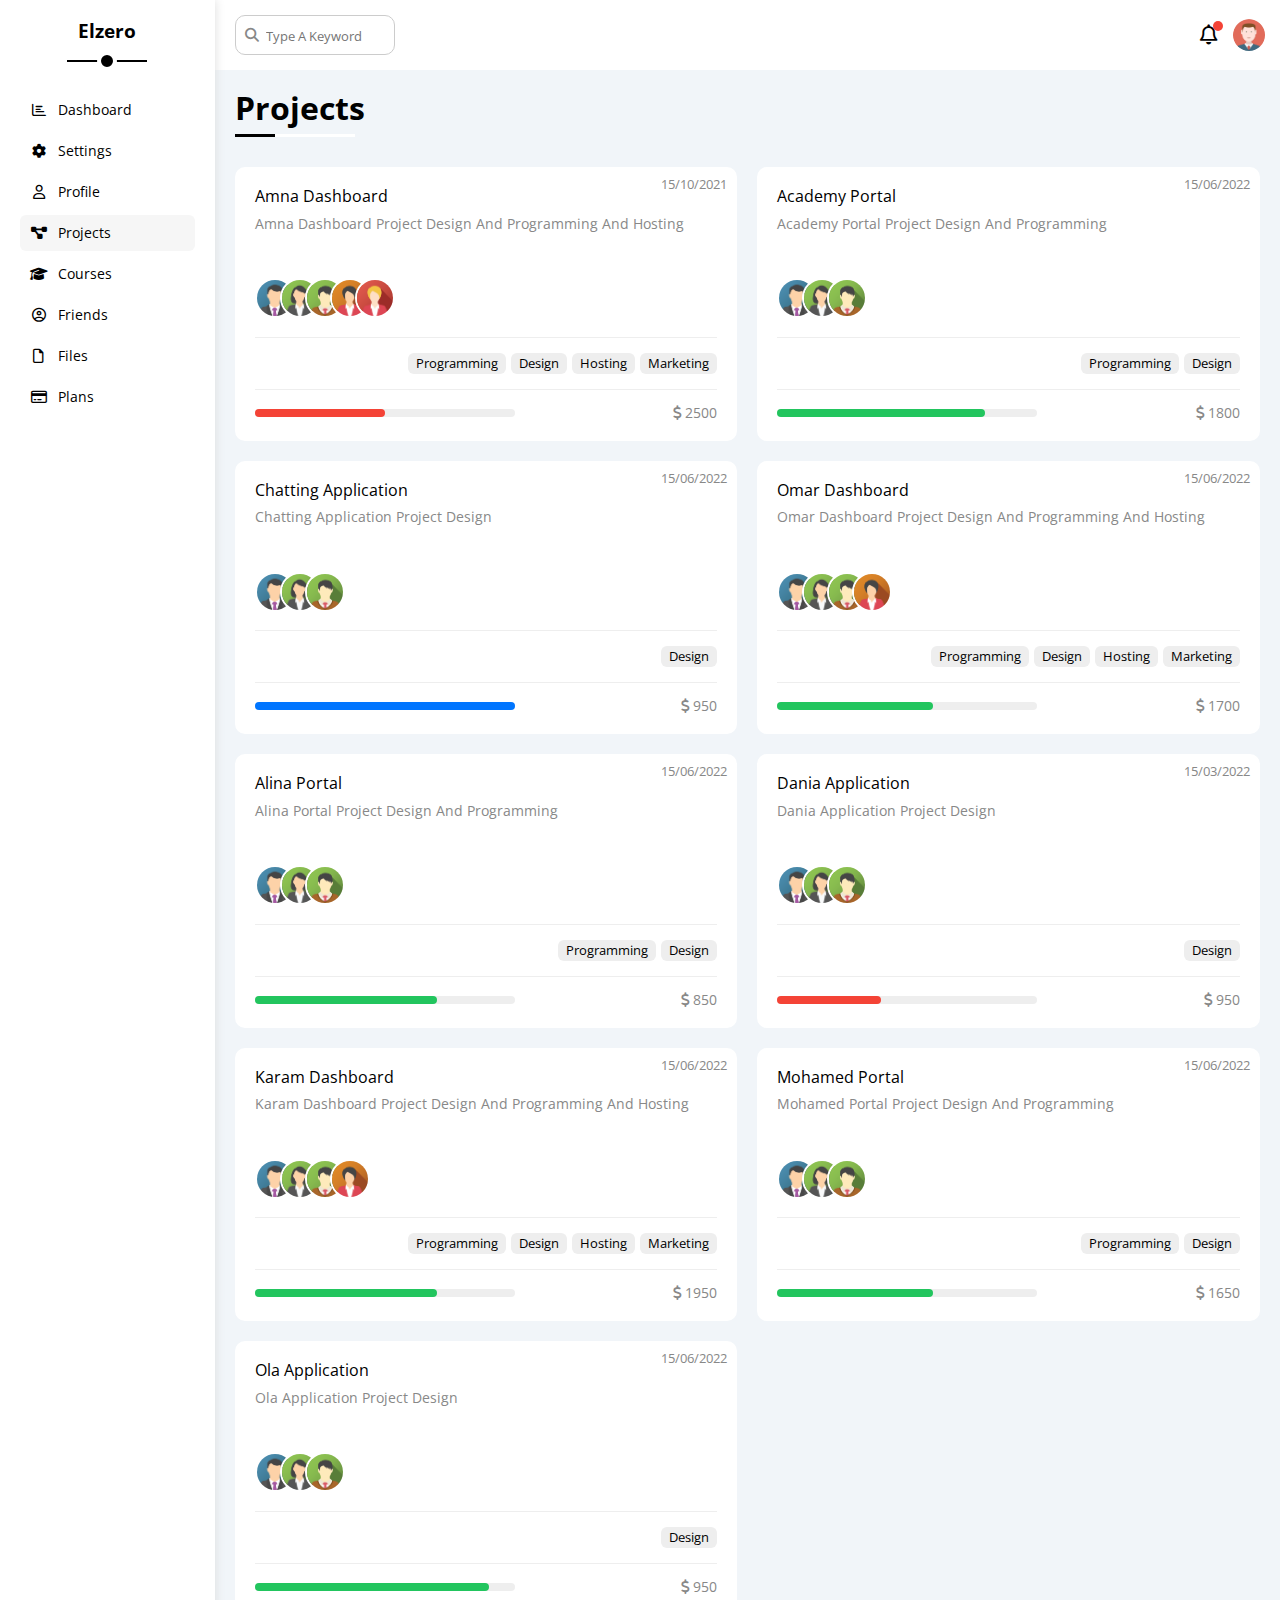
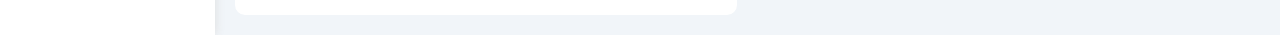
<file: projects.html>
<!DOCTYPE html>

<!-- This is The Fourth Template of HTML & CSS to Practice in After Completing the Course 
	  Start Watching Videos on: 
	  	Day: Monday
	  	Date: 27 / 02 / 2023
	  	Time: 08:06 pm
  -->

<html lang="en">
<head>
	<meta charset="utf-8">
	<meta name="viewport" content="width=device-width, initial-scale=1">
	<meta http-equiv="X-UA-Compatible" content="IE=edge" />
	<title>Projects</title>
	<!-- Fonts Awesome Library -->
	<link rel="stylesheet" type="text/css" href="css/all.min.css">
	<!-- Main Template CSS File -->
	<link rel="stylesheet" type="text/css" href="css/framework.css">
	<link rel="stylesheet" type="text/css" href="css/master.css">
	<!-- Render All Elements Normally -->
	<link rel="stylesheet" type="text/css" href="css/normalize.css">
	<!-- Google Fonts -->
	<link rel="preconnect" href="https://fonts.googleapis.com">
	<link rel="preconnect" href="https://fonts.gstatic.com" crossorigin>
	<link href="https://fonts.googleapis.com/css2?family=Open+Sans:wght@300;500&display=swap" rel="stylesheet">
</head>
<body>
	<div class="page d-flex">
		<div class="sidebar p-20 bg-white p-relative">
			<h3 class="p-relative txt-c mt-0">Elzero</h3>
			<ul>
				<li>
					<a class="d-flex align-center fs-14 c-black rad-6 p-10" href="index.html">
						<i class="fa-regular fa-chart-bar fa-fw"></i>
						<span>Dashboard</span>
					</a>
				</li>
				<li>
					<a class="d-flex align-center fs-14 c-black rad-6 p-10" href="settings.html">
						<i class="fa-solid fa-gear fa-fw"></i>
						<span>Settings</span>
					</a>
				</li>
				<li>
					<a class="d-flex align-center fs-14 c-black rad-6 p-10" href="profile.html">
						<i class="fa-regular fa-user fa-fw"></i>
						<span>Profile</span>
					</a>
				</li>
				<li>
					<a class="active d-flex align-center fs-14 c-black rad-6 p-10" href="projects.html">
						<i class="fa-solid fa-diagram-project fa-fw"></i>
						<span>Projects</span>
					</a>
				</li>
				<li>
					<a class="d-flex align-center fs-14 c-black rad-6 p-10" href="courses.html">
						<i class="fa-solid fa-graduation-cap fa-fw"></i>
						<span>Courses</span>
					</a>
				</li>
				<li>
					<a class="d-flex align-center fs-14 c-black rad-6 p-10" href="friends.html">
						<i class="fa-regular fa-circle-user fa-fw"></i>
						<span>Friends</span>
					</a>
				</li>
				<li>
					<a class="d-flex align-center fs-14 c-black rad-6 p-10" href="files.html">
						<i class="fa-regular fa-file fa-fw"></i>
						<span>Files</span>
					</a>
				</li>
				<li>
					<a class="d-flex align-center fs-14 c-black rad-6 p-10" href="plans.html">
						<i class="fa-regular fa-credit-card fa-fw"></i>
						<span>Plans</span>
					</a>
				</li>
			</ul>
		</div>
		<div class="content w-full">
			<!-- Start Head -->
			<div class="head bg-white p-15 between-flex">
				<div class="search p-relative">
					<input class="p-10" type="search" placeholder="Type A Keyword">
				</div>
				<div class="icons d-flex align-center">
					<span class="notification p-relative">
						<i class="fa-regular fa-bell fa-lg"></i>
					</span>
					<img src="images/avatar.png" alt="User">
				</div>
			</div>
			<!-- End Head -->
			<h1 class="p-relative">Projects</h1>
			<div class="projects-page d-grid gap-20 m-20">
				<div class="project bg-white p-20 rad-10 p-relative">
					<span class="date c-grey fs-13">15/10/2021</span>
					<h4 class="m-0">Amna Dashboard</h4>
					<p class="c-grey mt-10 mb-10 fs-14">Amna Dashboard Project Design And Programming And Hosting</p>
					<div class="team">
						<a href="#"><img src="images/team-01.png" alt="Team"></a>
						<a href="#"><img src="images/team-02.png" alt="Team"></a>
						<a href="#"><img src="images/team-03.png" alt="Team"></a>
						<a href="#"><img src="images/team-04.png" alt="Team"></a>
						<a href="#"><img src="images/team-05.png" alt="Team"></a>
					</div>
					<div class="do d-flex">
						<span class="fs-13 rad-6 bg-eee">Programming</span>
						<span class="fs-13 rad-6 bg-eee">Design</span>
						<span class="fs-13 rad-6 bg-eee">Hosting</span>
						<span class="fs-13 rad-6 bg-eee">Marketing</span>
					</div>
					<div class="info between-flex">
						<div class="prog bg-eee">
							<span class="bg-red" style="width: 50%"></span>
						</div>
						<div class="c-grey fs-14">
							<i class="fa-solid fa-dollar-sign"></i>
							2500
						</div>
					</div>
				</div>
				<div class="project bg-white p-20 rad-10 p-relative">
					<span class="date c-grey fs-13">15/06/2022</span>
					<h4 class="m-0">Academy Portal</h4>
					<p class="c-grey mt-10 mb-10 fs-14">Academy Portal Project Design And Programming</p>
					<div class="team">
						<a href="#"><img src="images/team-01.png" alt="Team"></a>
						<a href="#"><img src="images/team-02.png" alt="Team"></a>
						<a href="#"><img src="images/team-03.png" alt="Team"></a>
					</div>
					<div class="do d-flex">
						<span class="fs-13 rad-6 bg-eee">Programming</span>
						<span class="fs-13 rad-6 bg-eee">Design</span>
					</div>
					<div class="info between-flex">
						<div class="prog bg-eee">
							<span class="bg-green" style="width: 80%"></span>
						</div>
						<div class="c-grey fs-14">
							<i class="fa-solid fa-dollar-sign"></i>
							1800
						</div>
					</div>
				</div>
				<div class="project bg-white p-20 rad-10 p-relative">
					<span class="date c-grey fs-13">15/06/2022</span>
					<h4 class="m-0">Chatting Application</h4>
					<p class="c-grey mt-10 mb-10 fs-14">Chatting Application Project Design</p>
					<div class="team">
						<a href="#"><img src="images/team-01.png" alt="Team"></a>
						<a href="#"><img src="images/team-02.png" alt="Team"></a>
						<a href="#"><img src="images/team-03.png" alt="Team"></a>
					</div>
					<div class="do d-flex">
						<span class="fs-13 rad-6 bg-eee">Design</span>
					</div>
					<div class="info between-flex">
						<div class="prog bg-eee">
							<span class="bg-blue" style="width: 100%"></span>
						</div>
						<div class="c-grey fs-14">
							<i class="fa-solid fa-dollar-sign"></i>
							950
						</div>
					</div>
				</div>
				<div class="project bg-white p-20 rad-10 p-relative">
					<span class="date c-grey fs-13">15/06/2022</span>
					<h4 class="m-0">Omar Dashboard</h4>
					<p class="c-grey mt-10 mb-10 fs-14">Omar Dashboard Project Design And Programming And Hosting</p>
					<div class="team">
						<a href="#"><img src="images/team-01.png" alt="Team"></a>
						<a href="#"><img src="images/team-02.png" alt="Team"></a>
						<a href="#"><img src="images/team-03.png" alt="Team"></a>
						<a href="#"><img src="images/team-04.png" alt="Team"></a>
					</div>
					<div class="do d-flex">
						<span class="fs-13 rad-6 bg-eee">Programming</span>
						<span class="fs-13 rad-6 bg-eee">Design</span>
						<span class="fs-13 rad-6 bg-eee">Hosting</span>
						<span class="fs-13 rad-6 bg-eee">Marketing</span>
					</div>
					<div class="info between-flex">
						<div class="prog bg-eee">
							<span class="bg-green" style="width: 60%"></span>
						</div>
						<div class="c-grey fs-14">
							<i class="fa-solid fa-dollar-sign"></i>
							1700
						</div>
					</div>
				</div>
				<div class="project bg-white p-20 rad-10 p-relative">
					<span class="date c-grey fs-13">15/06/2022</span>
					<h4 class="m-0">Alina Portal</h4>
					<p class="c-grey mt-10 mb-10 fs-14">Alina Portal Project Design And Programming</p>
					<div class="team">
						<a href="#"><img src="images/team-01.png" alt="Team"></a>
						<a href="#"><img src="images/team-02.png" alt="Team"></a>
						<a href="#"><img src="images/team-03.png" alt="Team"></a>
					</div>
					<div class="do d-flex">
						<span class="fs-13 rad-6 bg-eee">Programming</span>
						<span class="fs-13 rad-6 bg-eee">Design</span>
					</div>
					<div class="info between-flex">
						<div class="prog bg-eee">
							<span class="bg-green" style="width: 70%"></span>
						</div>
						<div class="c-grey fs-14">
							<i class="fa-solid fa-dollar-sign"></i>
							850
						</div>
					</div>
				</div>
				<div class="project bg-white p-20 rad-10 p-relative">
					<span class="date c-grey fs-13">15/03/2022</span>
					<h4 class="m-0">Dania Application</h4>
					<p class="c-grey mt-10 mb-10 fs-14">Dania Application Project Design</p>
					<div class="team">
						<a href="#"><img src="images/team-01.png" alt="Team"></a>
						<a href="#"><img src="images/team-02.png" alt="Team"></a>
						<a href="#"><img src="images/team-03.png" alt="Team"></a>
					</div>
					<div class="do d-flex">
						<span class="fs-13 rad-6 bg-eee">Design</span>
					</div>
					<div class="info between-flex">
						<div class="prog bg-eee">
							<span class="bg-red" style="width: 40%"></span>
						</div>
						<div class="c-grey fs-14">
							<i class="fa-solid fa-dollar-sign"></i>
							950
						</div>
					</div>
				</div>
				<div class="project bg-white p-20 rad-10 p-relative">
					<span class="date c-grey fs-13">15/06/2022</span>
					<h4 class="m-0">Karam Dashboard</h4>
					<p class="c-grey mt-10 mb-10 fs-14">Karam Dashboard Project Design And Programming And Hosting</p>
					<div class="team">
						<a href="#"><img src="images/team-01.png" alt="Team"></a>
						<a href="#"><img src="images/team-02.png" alt="Team"></a>
						<a href="#"><img src="images/team-03.png" alt="Team"></a>
						<a href="#"><img src="images/team-04.png" alt="Team"></a>
					</div>
					<div class="do d-flex">
						<span class="fs-13 rad-6 bg-eee">Programming</span>
						<span class="fs-13 rad-6 bg-eee">Design</span>
						<span class="fs-13 rad-6 bg-eee">Hosting</span>
						<span class="fs-13 rad-6 bg-eee">Marketing</span>
					</div>
					<div class="info between-flex">
						<div class="prog bg-eee">
							<span class="bg-green" style="width: 70%"></span>
						</div>
						<div class="c-grey fs-14">
							<i class="fa-solid fa-dollar-sign"></i>
							1950
						</div>
					</div>
				</div>
				<div class="project bg-white p-20 rad-10 p-relative">
					<span class="date c-grey fs-13">15/06/2022</span>
					<h4 class="m-0">Mohamed Portal</h4>
					<p class="c-grey mt-10 mb-10 fs-14">Mohamed Portal Project Design And Programming</p>
					<div class="team">
						<a href="#"><img src="images/team-01.png" alt="Team"></a>
						<a href="#"><img src="images/team-02.png" alt="Team"></a>
						<a href="#"><img src="images/team-03.png" alt="Team"></a>
					</div>
					<div class="do d-flex">
						<span class="fs-13 rad-6 bg-eee">Programming</span>
						<span class="fs-13 rad-6 bg-eee">Design</span>
					</div>
					<div class="info between-flex">
						<div class="prog bg-eee">
							<span class="bg-green" style="width: 60%"></span>
						</div>
						<div class="c-grey fs-14">
							<i class="fa-solid fa-dollar-sign"></i>
							1650
						</div>
					</div>
				</div>
				<div class="project bg-white p-20 rad-10 p-relative">
					<span class="date c-grey fs-13">15/06/2022</span>
					<h4 class="m-0">Ola Application</h4>
					<p class="c-grey mt-10 mb-10 fs-14">Ola Application Project Design</p>
					<div class="team">
						<a href="#"><img src="images/team-01.png" alt="Team"></a>
						<a href="#"><img src="images/team-02.png" alt="Team"></a>
						<a href="#"><img src="images/team-03.png" alt="Team"></a>
					</div>
					<div class="do d-flex">
						<span class="fs-13 rad-6 bg-eee">Design</span>
					</div>
					<div class="info between-flex">
						<div class="prog bg-eee">
							<span class="bg-green" style="width: 90%"></span>
						</div>
						<div class="c-grey fs-14">
							<i class="fa-solid fa-dollar-sign"></i>
							950
						</div>
					</div>
				</div>
			</div>
		</div>
	</div>
</body>
</html>
</file>
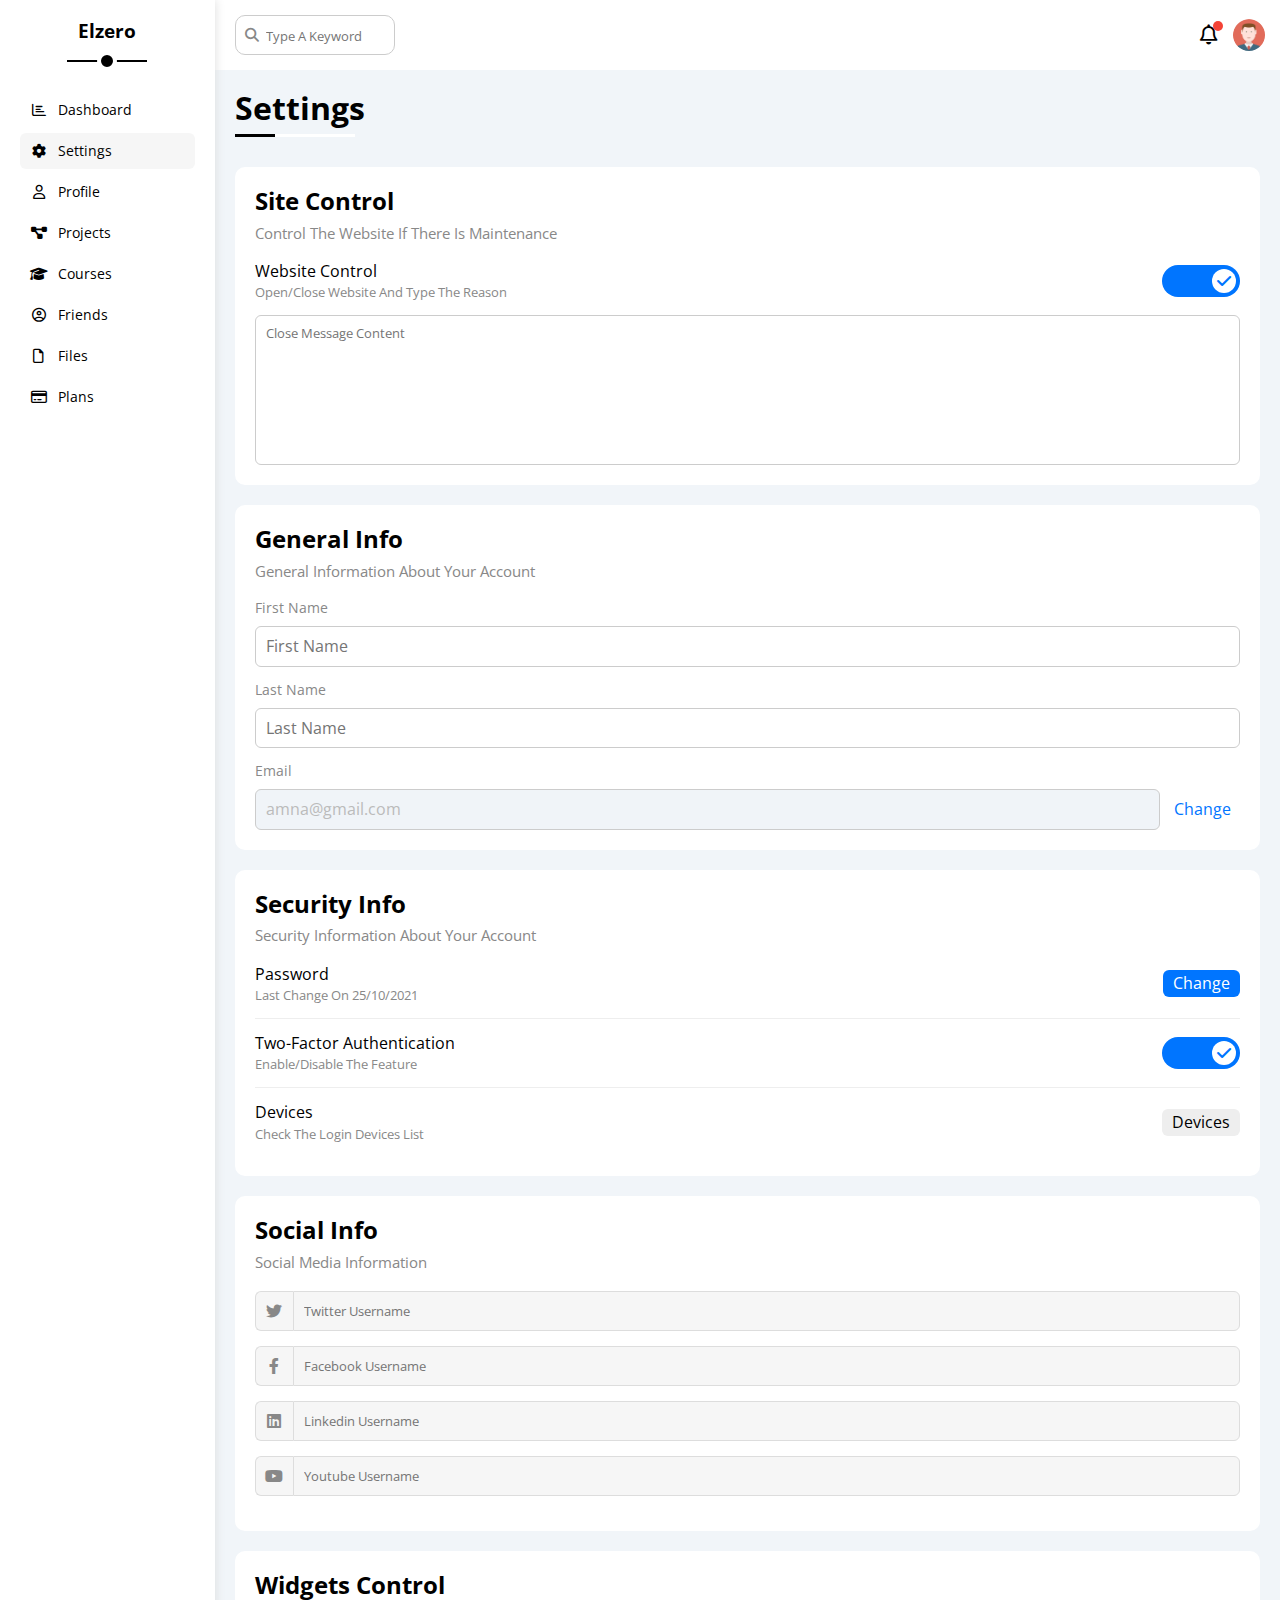
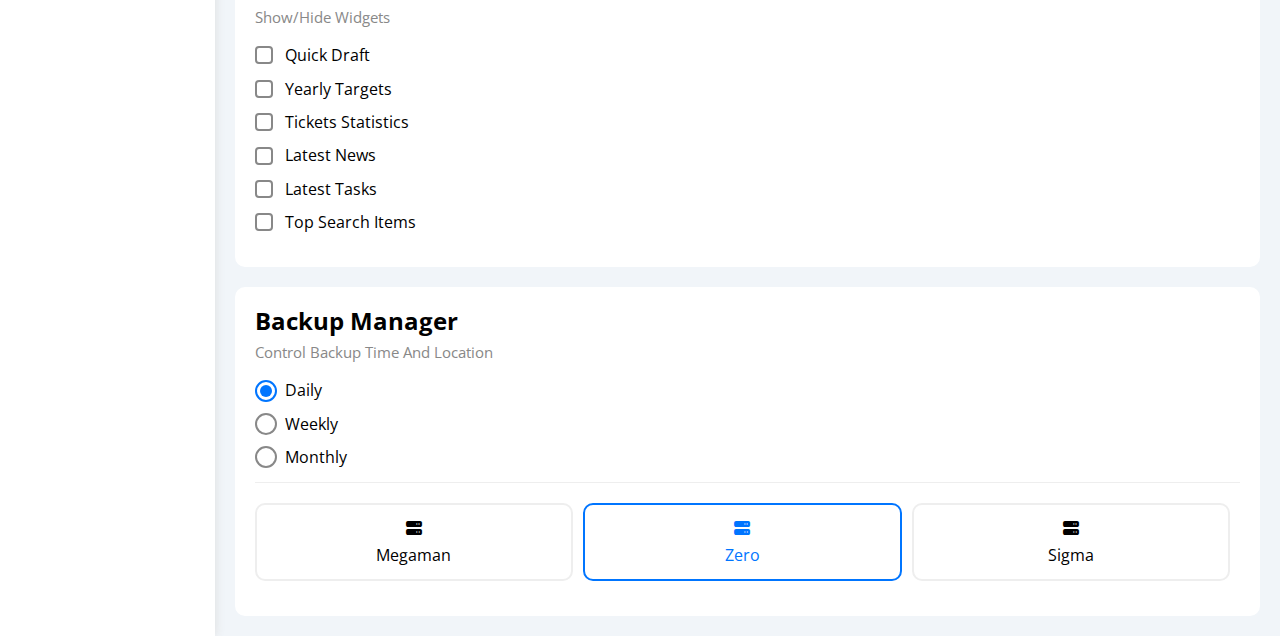
<file: settings.html>
<!DOCTYPE html>

<!-- This is The Fourth Template of HTML & CSS to Practice in After Completing the Course 
	  Start Watching Videos on: 
	  	Day: Monday
	  	Date: 27 / 02 / 2023
	  	Time: 08:06 pm
  -->

<html lang="en">
<head>
	<meta charset="utf-8">
	<meta name="viewport" content="width=device-width, initial-scale=1">
	<meta http-equiv="X-UA-Compatible" content="IE=edge" />
	<title>Settings</title>
	<!-- Fonts Awesome Library -->
	<link rel="stylesheet" type="text/css" href="css/all.min.css">
	<!-- Main Template CSS File -->
	<link rel="stylesheet" type="text/css" href="css/framework.css">
	<link rel="stylesheet" type="text/css" href="css/master.css">
	<!-- Render All Elements Normally -->
	<link rel="stylesheet" type="text/css" href="css/normalize.css">
	<!-- Google Fonts -->
	<link rel="preconnect" href="https://fonts.googleapis.com">
	<link rel="preconnect" href="https://fonts.gstatic.com" crossorigin>
	<link href="https://fonts.googleapis.com/css2?family=Open+Sans:wght@300;500&display=swap" rel="stylesheet">
</head>
<body>
	<div class="page d-flex">
		<div class="sidebar p-20 bg-white p-relative">
			<h3 class="p-relative txt-c mt-0">Elzero</h3>
			<ul>
				<li>
					<a class="d-flex align-center fs-14 c-black rad-6 p-10" href="index.html">
						<i class="fa-regular fa-chart-bar fa-fw"></i>
						<span>Dashboard</span>
					</a>
				</li>
				<li>
					<a class="active d-flex align-center fs-14 c-black rad-6 p-10" href="settings.html">
						<i class="fa-solid fa-gear fa-fw"></i>
						<span>Settings</span>
					</a>
				</li>
				<li>
					<a class="d-flex align-center fs-14 c-black rad-6 p-10" href="profile.html">
						<i class="fa-regular fa-user fa-fw"></i>
						<span>Profile</span>
					</a>
				</li>
				<li>
					<a class="d-flex align-center fs-14 c-black rad-6 p-10" href="projects.html">
						<i class="fa-solid fa-diagram-project fa-fw"></i>
						<span>Projects</span>
					</a>
				</li>
				<li>
					<a class="d-flex align-center fs-14 c-black rad-6 p-10" href="courses.html">
						<i class="fa-solid fa-graduation-cap fa-fw"></i>
						<span>Courses</span>
					</a>
				</li>
				<li>
					<a class="d-flex align-center fs-14 c-black rad-6 p-10" href="friends.html">
						<i class="fa-regular fa-circle-user fa-fw"></i>
						<span>Friends</span>
					</a>
				</li>
				<li>
					<a class="d-flex align-center fs-14 c-black rad-6 p-10" href="files.html">
						<i class="fa-regular fa-file fa-fw"></i>
						<span>Files</span>
					</a>
				</li>
				<li>
					<a class="d-flex align-center fs-14 c-black rad-6 p-10" href="plans.html">
						<i class="fa-regular fa-credit-card fa-fw"></i>
						<span>Plans</span>
					</a>
				</li>
			</ul>
		</div>
		<div class="content w-full">
			<!-- Start Head -->
			<div class="head bg-white p-15 between-flex">
				<div class="search p-relative">
					<input class="p-10" type="search" placeholder="Type A Keyword">
				</div>
				<div class="icons d-flex align-center">
					<span class="notification p-relative">
						<i class="fa-regular fa-bell fa-lg"></i>
					</span>
					<img src="images/avatar.png" alt="User">
				</div>
			</div>
			<!-- End Head -->
			<h1 class="p-relative">Settings</h1>
			<div class="settings-page d-grid m-20 gap-20">
				<!-- Start Settings Box -->
				<div class="p-20 bg-white rad-10">
					<h2 class="mt-0 mb-10">Site Control</h2>
					<p class="mt-0 mb-20 c-grey fs-15">Control The Website If There Is Maintenance</p>
					<div class="mb-15 between-flex">
						<div>
							<span>Website Control</span>
							<p class="c-grey mt-5 mb-0 fs-13">Open/Close Website And Type The Reason</p>
						</div>
						<div>
							<label>
								<input class="toggle-checkbox" type="checkbox" checked>
								<div class="toggle-switch"></div>
							</label>
						</div>
					</div>
					<textarea class="close-message p-10 rad-6 w-full d-block fs-13" placeholder="Close Message Content"></textarea>
				</div>
				<!-- End Settings Box -->
				<!-- Start General Info Widget -->
				<div class="p-20 bg-white rad-10">
					<h2 class="mt-0 mb-10">General Info</h2>
					<p class="mt-0 mb-20 c-grey fs-15">General Information About Your Account</p>
					<div class="mb-15">
						<label class="fs-14 c-grey d-block mb-10" for="first">First Name</label>
						<input 
							class="b-none border-ccc p-10 rad-6 d-block w-full" 
							type="text" 
							id="first" 
							placeholder="First Name">
					</div>
					<div class="mb-15">
						<label class="fs-14 c-grey d-block mb-10" for="last">Last Name</label>
						<input 
							class="b-none border-ccc p-10 rad-6 d-block w-full" 
							type="text" 
							id="last" 
							placeholder="Last Name">
					</div>
					<div>
						<label class="fs-14 c-grey d-block mb-10" for="email">Email</label>
						<input 
							class="email b-none border-ccc p-10 rad-6 w-full mr-10" 
							type="email"
							id="email"
							value="amna@gmail.com"
							disabled>
						<a class="c-blue" href="#">Change</a>
					</div>
				</div>
				<!-- End General Info Widget -->
				<!-- Start Security Info Widget -->
				<div class="p-20 bg-white rad-10">
					<h2 class="mt-0 mb-10">Security Info</h2>
					<p class="mt-0 mb-20 c-grey fs-15">Security Information About Your Account</p>
					<div class="sec-box mb-15 between-flex">
						<div>
							<span>Password</span>
							<p class="c-grey mt-5 mb-0 fs-13">Last Change On 25/10/2021</p>
						</div>
						<a class="button btn-shape bg-blue c-white" href="#">Change</a>
					</div>

					<div class="sec-box mb-15 between-flex">
						<div>
							<span>Two-Factor Authentication</span>
							<p class="c-grey mt-5 mb-0 fs-13">Enable/Disable The Feature</p>
						</div>
						<div>
							<label>
								<input class="toggle-checkbox" type="checkbox" checked>
								<div class="toggle-switch"></div>
							</label>
						</div>
					</div>

					<div class="sec-box between-flex">
						<div>
							<span>Devices</span>
							<p class="c-grey mt-5 mb-0 fs-13">Check The Login Devices List</p>
						</div>
						<a class="btn-shape bg-eee c-black" href="#">Devices</a>
					</div>
				</div>
				<!-- End Security Info Widget -->
				<!-- Start Social Info Widget -->
				<div class="social-boxes p-20 bg-white rad-10">
					<h2 class="mt-0 mb-10">Social Info</h2>
					<p class="mt-0 mb-20 c-grey fs-15">Social Media Information</p>
					<div class="d-flex align-center mb-15">
						<i class="fa-brands fa-twitter center-flex c-grey"></i>
						<input class="w-full" type="text" placeholder="Twitter Username">
					</div>
					<div class="d-flex align-center mb-15">
						<i class="fa-brands fa-facebook-f center-flex c-grey"></i>
						<input class="w-full" type="text" placeholder="Facebook Username">
					</div>
					<div class="d-flex align-center mb-15">
						<i class="fa-brands fa-linkedin center-flex c-grey"></i>
						<input class="w-full" type="text" placeholder="Linkedin Username">
					</div>
					<div class="d-flex align-center mb-15">
						<i class="fa-brands fa-youtube center-flex c-grey"></i>
						<input class="w-full" type="text" placeholder="Youtube Username">
					</div>
				</div>
				<!-- End Social Info Widget -->
				<!-- Start Widgets Control Widget -->
				<div class="widgets-control p-20 bg-white rad-10">
					<h2 class="mt-0 mb-10">Widgets Control</h2>
					<p class="mt-0 mb-20 c-grey fs-15">Show/Hide Widgets</p>
					<div class="control d-flex align-center mb-15">
						<input type="checkbox" id="one">
						<label for="one">Quick Draft</label>
					</div>
					<div class="control d-flex align-center mb-15">
						<input type="checkbox" id="two">
						<label for="two">Yearly Targets</label>
					</div>
					<div class="control d-flex align-center mb-15">
						<input type="checkbox" id="three">
						<label for="three">Tickets Statistics</label>
					</div>
					<div class="control d-flex align-center mb-15">
						<input type="checkbox" id="four">
						<label for="four">Latest News</label>
					</div>
					<div class="control d-flex align-center mb-15">
						<input type="checkbox" id="five">
						<label for="five">Latest Tasks</label>
					</div>
					<div class="control d-flex align-center mb-15">
						<input type="checkbox" id="six">
						<label for="six">Top Search Items</label>
					</div>
				</div>
				<!-- End Widgets Control Widget -->
				<!-- Start Backup Manager Widget -->
				<div class="backup-control p-20 bg-white rad-10">
					<h2 class="mt-0 mb-10">Backup Manager</h2>
					<p class="mt-0 mb-20 c-grey fs-15">Control Backup Time And Location</p>
					<div class="date d-flex align-center mb-15">
						<input type="radio" name="time" id="daily" checked>
						<label for="daily">Daily</label>
					</div>
					<div class="date d-flex align-center mb-15">
						<input type="radio" name="time" id="weekly">
						<label for="weekly">Weekly</label>
					</div>
					<div class="date d-flex align-center mb-15">
						<input type="radio" name="time" id="monthly">
						<label for="monthly">Monthly</label>
					</div>
					<div class="servers d-flex align-center txt-c">
						<input type="radio" name="servers" id="server-one">
						<div class="server mb-15 rad-10 w-full">
							<label class="d-block m-15" for="server-one">
								<i class="fa-solid fa-server d-block mb-10"></i>
								Megaman
							</label>
						</div>
						<input type="radio" name="servers" id="server-two" checked>
						<div class="server mb-15 rad-10 w-full">
							<label class="d-block m-15" for="server-two">
								<i class="fa-solid fa-server d-block mb-10"></i>
								Zero
							</label>
						</div>
						<input type="radio" name="servers" id="server-three">
						<div class="server mb-15 rad-10 w-full">
							<label class="d-block m-15" for="server-three">
								<i class="fa-solid fa-server d-block mb-10"></i>
								Sigma
							</label>
						</div>
					</div>
				</div>
				<!-- End Backup Manager Widget -->
			</div>
		</div>
	</div>
</body>
</html>
</file>
<file: css/framework.css>
:root{
	--blue-color: #0075FF;
	--blue-alt-color: #0D69D5;
	--orange-color: #F59E0B;
	--green-color: #22C55E;
	--red-color: #F44336;
	--grey-color: #888;
}
/* Start Box */

.d-flex{
	display: flex;
}

.align-center{
	align-items: center;
}

.space-between{
	justify-content: space-between;
}

.f-wrap{
	flex-wrap: wrap;
}

.d-grid{
	display: grid;
}

.gap-20{
	gap: 20px;
}

.d-block{
	display: block;
}

@media (max-width: 767px){
	.block-mobile{
		display: block;
	}

	.hide-mobile{
		display: none;
	}
}
/* End Box */
/* Start Padding + Margin */

.p-10{
	padding: 10px;
}

.p-15{
	padding: 15px;
}

.p-20{
	padding: 20px;
}

.pt-15{
	padding-top: 15px;
}

.pt-10{
	padding-top: 10px;
}

.pt-20{
	padding-top: 20px;
}

.pb-10{
	padding-bottom: 10px;
}

.pb-15{
	padding-bottom: 15px;
}

.pb-20{
	padding-bottom: 20px;
}

.pl-15{
	padding-left: 15px;
}

.m-0{
	margin: 0;
}

.m-15{
	margin: 15px;
}

.m-20{
	margin: 20px;
}

.mt-0{
	margin-top: 0;
}

.mt-5{
	margin-top: 5px;
}

.mt-10{
	margin-top: 10px;
}

.mt-15{
	margin-top: 15px;
}

.mt-20{
	margin-top: 20px;
}

.mt-25{
	margin-top: 25px;
}

.mr-10{
	margin-right: 10px;
}

.mr-15{
	margin-right: 15px;
}

.mb-0{
	margin-bottom: 0;
}

.mb-5{
	margin-bottom: 5px;
}

.mb-10{
	margin-bottom: 10px;
}

.mb-15{
	margin-bottom: 15px;
}

.mb-20{
	margin-bottom: 20px;
}

.mb-25{
	margin-bottom: 25px;
}

/* End Padding + Margin*/
/* Start Color */

.bg-white{
	background-color: #FFF;
}

.bg-eee{
	background-color: #EEE;
}

.bg-blue{
	background-color: var(--blue-color);
}

.bg-orange{
	background-color: var(--orange-color);
}

.bg-green{
	background-color: var(--green-color);
}

.bg-red{
	background-color: var(--red-color);
}

.c-black{
	color: #000;
}

.c-grey{
	color: var(--grey-color);
}

.c-white{
	color: #FFF;
}

.c-blue{
	color: var(--blue-color);
}

.c-orange{
	color: var(--orange-color);
}

.c-green{
	color: var(--green-color);
}

.c-red{
	color: var(--red-color);
}
/* End Color */
/* Start Position */
.p-relative{
	position: relative;
}

.p-absolute{
	position: absolute;
}
/* End Position */
/* Start Font */
.txt-c{
	text-align: center;
}

.fs-13{
	font-size: 13px;
}

.fs-14{
	font-size: 14px;
}

.fs-15{
	font-size: 15px;
}

.fs-25{
	font-size: 25px;
}

.fw-bold{
	font-weight: bold;
}

@media (max-width: 767px){
	.txt-c-mobile{
		text-align: center;
	}
}
/* End Font */
/* Start Border */
.rad-6{
	border-radius: 6px;
}

.rad-10{
	border-radius: 10px;
}

.rad-half{
	border-radius: 50%;
}

.b-none{
	border: none;
}

.border-ccc{
	border: 1px solid #CCC;
}

.border-eee{
	border: 1px solid #EEE;
}
/* End Border */

.w-full{
	width: 100%;
}

.w-fit{
	width: fit-content;
}

.w-100{
	width: 100px;
}

.h-full{
	height: 100%;
}

.h-100{
	height: 100px;
}
/* Start Component */
.center-flex{
	display: flex;
	align-items: center;
	justify-content: center;
}

.between-flex{
	display: flex;
	align-items: center;
	justify-content: space-between;
}

.btn-shape{
	padding: 4px 10px;
	border-radius: 6px;
}

/* End Component */
</file>
<file: css/master.css>
/* Start Global Rules */
:root{
	--blue-color: #0075FF;
	--blue-alt-color: #0D69D5;
	--orange-color: #F59E0B;
	--green-color: #22C55E;
	--red-color: #F44336;
	--grey-color: #888;
}

*{
	-webkit-box-sizing: border-box;
	-moz-box-sizing: border-box;
	box-sizing: border-box;
}

html{
	scroll-behavior: smooth;
}

body{
	font-family: "Open Sans", sans-serif;
	padding: 0;
	margin: 0;
}

*:focus{
	outline: none;
}

a{
	text-decoration: none;
}

ul{
	list-style: none;
	padding: 0;
}

::-webkit-scrollbar{
	width: 15px;
}

::-webkit-scrollbar-track{
	background-color: #FFF;
}

::-webkit-scrollbar-thumb{
	background-color: var(--blue-color);
}

::-webkit-scrollbar-thumb:hover{
	background-color: var(--blue-alt-color);
}

.page{
	background-color: #F1F5F9;
	min-height: 100vh;
}
/* End Global Rules */
/* Start Sidebar */
.sidebar{
	width: 250px;
	-webkit-box-shadow: 0 0 10px #DDD;
	-moz-box-shadow: 0 0 10px #DDD;
	box-shadow: 0 0 10px #DDD;
}

.sidebar > h3{
	margin-bottom: 50px;
}

.sidebar > h3::before,
.sidebar > h3::after{
	content: "";
	position: absolute;
	background-color: #000;
	left: 50%;
	transform: translateX(-50%);
}

.sidebar > h3::before{
    width: 80px;
    height: 2px;
    bottom: -20px;
}

.sidebar > h3::after{
	bottom: -29px;
	width: 12px;
	height: 12px;
	border-radius: 50%;
	border: 4px solid #FFF;
}

.sidebar ul li a{
	transition: 0.3s;
	margin-bottom: 5px;
}

.sidebar ul li a:hover,
.sidebar ul li a.active{
	background-color: #F6F6F6;
}

.sidebar ul li a span{
	font-size: 14px;
	margin-left: 10px;
}

@media (max-width: 767px){
	.sidebar{
		width: 58px;
		padding: 10px;
	}

	.sidebar > h3{
		font-size: 13px;
		margin-bottom: 15px;
	}

	.sidebar > h3::before,
	.sidebar > h3::after{
		display: none;
	}

	.sidebar ul li a span{
		display: none;
	}
}
/* End Sidebar */
/* Start Content */
.content{
	overflow: hidden;
}

.head .search::before{
	font-family: var(--fa-style-family-classic);
	content: "\f002";
	font-weight: 900;
	position: absolute;
    top: 50%;
    transform: translateY(-50%);
    left: 15px;
    font-size: 14px;
    color: var(--grey-color);
}

.head .search input{
	border-radius: 10px;
    border: 1px solid #CCC;
    margin-left: 5px;
    padding-left: 30px;
    width: 160px;
    transition: width 0.3s;
}

.head .search input::placeholder{
	font-size: 13px;
}

.head .search input:focus{
	width: 200px;
}

.head .search input:focus::placeholder{
	opacity: 0;
}

.head .icons .notification::before{
	content: "";
	position: absolute;
    width: 10px;
    height: 10px;
    background-color: var(--red-color);
    border-radius: 50%;
    right: -5px;
    top: -5px;
}

.head .icons img{
	width: 32px;
	height: 32px;
	border-radius: 50%;
	margin-left: 15px;
}

.page h1{
	margin: 20px 20px 40px;
}

.page h1::before,
.page h1::after{
	content: "";
	height: 3px;
	position: absolute;
	bottom: -10px;
	left: 0;
}

.page h1::before{
    background-color: #FFF;
    width: 120px;
}

.page h1::after{
    background-color: #000;
    width: 40px;
}

.wrapper{
	grid-template-columns: repeat(auto-fill, minmax(450px, 1fr));
	margin-left: 20px;
	margin-right: 20px;
	margin-bottom: 20px;
}

@media (max-width: 767px){
	.wrapper{
		grid-template-columns: minmax(250px, 1fr);
		margin-left: 10px;
		margin-right: 10px;
		gap: 10px;
	}
}
/* End Content */
/* Start Welcome Widget */
.welcome{
	overflow: hidden;
}

.welcome .intro img{
	width: 200px;
	margin-bottom: -10px;
}

.welcome .avatar{
	width: 64px;
	height: 64px;
	border: 2px solid #FFF;
	border-radius: 50%;
	padding: 2px;
	-webkit-box-shadow: 0 0 5px #DDD;
	-moz-box-shadow: 0 0 5px #DDD;
	box-shadow: 0 0 5px #DDD;
	margin-left: 20px;
	margin-top: -32px;      /* The Half of The Image */
}

.welcome .body{
	border-top: 1px solid #EEE;
	border-bottom: 1px solid #EEE;
}

.welcome .body > div{
 	flex: 1;
}

.welcome .visit{
	margin: 0 15px 15px auto;
	transition: 0.3s;
}

.welcome .visit:hover{
	background-color: var(--blue-alt-color);
}

@media (max-width: 767px){
	.welcome .intro{
		padding-bottom: 30px;
	}
	.welcome .avatar{
		margin-left: 0;
	}
	.welcome .body > div:not(:last-child){
		margin-bottom: 20px;
	}	
}
/* End Welcome Widget */
/* Start Quick Draft Widget */
.quick-draft textarea{
	resize: none;
	min-height: 180px;
}

.quick-draft .save{
	margin-left: auto;
	transition: 0.3s;
	cursor: pointer;
}

.quick-draft .save:hover{
	background-color: var(--blue-alt-color);
}
/* End Quick Draft Widget */
/* Start Yearly Targets Widget */
.targets .target-row .icon{
	width: 80px;
	height: 80px;
	margin-right: 15px;
}

.targets .details{
	flex: 1;	
}

.targets .details .progress{
	height: 4px;
}

.targets .details .progress > span{
	position: absolute;
	left: 0;
	top: 0;
	height: 100%;
}

.targets .details .progress > span span{
	position: absolute;
	bottom: 16px;
	right: -16px;     /* It's Width Nearly 33px, so The Half is 16px */
	color: #FFF;
    padding: 2px 5px;
    border-radius: 6px;
    font-size: 12px;
}

.targets .details .progress > span span::before{
	content: "";
	border-color: transparent;
	border-width: 5px;
	border-style: solid;
	position: absolute;
	bottom: -10px;
	left: 50%;
	transform: translateX(-50%);
}

.targets .details .progress > .blue span::before{
	border-top-color: var(--blue-color);
}

.targets .details .progress > .orange span::before{
	border-top-color: var(--orange-color);
}

.targets .details .progress > .green span::before{
	border-top-color: var(--green-color);
}

.blue .icon,
.blue .progress{
	background-color: rgb(0 117 255 / 20%);
}

.orange .icon,
.orange .progress{
	background-color: rgb(245 158 11 / 20%);
}

.green .icon,
.green .progress{
	background-color: rgb(34 197 94 / 20%);
}
/* End Yearly Targets Widget */
/* Start Tickets Widgets */
.tickets .box{
	border: 1px solid #CCC;
	width: calc(50% - 10px);     /* 10px From Left & Right, Because The Gap is 20px From Left & Right */
}

@media (max-width: 767px){
	.tickets .box{
		width: 100%;
	}
}
/* End Tickets Widgets */
/* Start Latest News Widget  */
.latest-news .news-row:not(:last-of-type){
	margin-bottom: 20px;
	padding-bottom: 20px;
	border-bottom: 1px solid #EEE;
}

.latest-news .news-row img{
	width: 100px;
	border-radius: 6px;
	margin-right: 15px;
}

.latest-news .info{
	flex-grow: 1;
}

.latest-news .info h3{
	margin: 0 0 6px;
	font-size: 16px;
}

@media (max-width: 767px){
	.latest-news .news-row{
		display: block;
	}

	.latest-news .news-row .label{
		margin: 10px auto;
		width: fit-content;
	}
}
/* End Latest News Widget */
/* Start Latest Tasks Widget */
.tasks .task-row:not(:last-of-type){
	margin-bottom: 15px;
	padding-bottom: 15px;
	border-bottom: 1px solid #EEE;
}

.tasks .info{
	flex-grow: 1;
}

.tasks .done{
	opacity: 0.3;
}

.tasks .done h3,
.tasks .done p{
	text-decoration: line-through;
}

.tasks .delete{
	cursor: pointer;
	transition: 0.3s;
}

.tasks .delete:hover{
	color: var(--red-color);
}
/* End Latest Tasks Widget */
/* Start Latest Uploads Widgets */
.latest-uploads ul li:not(:last-child){
	border-bottom: 1px solid #EEE;
}

.latest-uploads ul li img{
	width: 40px;
	height: 40px;
}
/* End Latest Uploads Widgets */
/* Start Last Project Progress Widget */
.last-project ul::before{
	content: "";
	position: absolute;
	left: 11px;
	width: 2px;
	height: 100%;
	background-color: var(--blue-color);
}

.last-project ul li::before{
	content: "";
    width: 20px;
    height: 20px;
    display: block;
    border-radius: 50%;
    background-color: #FFF;
    border: 2px solid #FFF;
    outline: 2px solid var(--blue-color);
    margin-right: 15px;
    z-index: 1;
}

.last-project ul li.done::before{
	background-color: var(--blue-color);
}

.last-project ul li.current::before{
	animation: change-color 0.8s infinite alternate;
}

.last-project .launch-icon{
	position: absolute;
    bottom: 0;
    right: 0;
    width: 160px;
    opacity: 0.1;
}
/* End Last Project Progress Widget */
/* Start Reminders Widget */
.reminders ul li .key{
	width: 15px;
	height: 15px;
}

.reminders ul li > .blue{
	border-left: 2px solid var(--blue-color);
}

.reminders ul li > .green{
	border-left: 2px solid var(--green-color);
}

.reminders ul li > .orange{
	border-left: 2px solid var(--orange-color);
}

.reminders ul li > .red{
	border-left: 2px solid var(--red-color);
}
/* End Reminders Widget */
/* Start Latest Posts Widget */
.latest-post .avatar{
	width: 48px;
	height: 48px;
}

.latest-post .post-content{
	text-transform: capitalize;
	line-height: 1.8;
	border-top: 1px solid #EEE;
	border-bottom: 1px solid #EEE;
	min-height: 140px;
}
/* End Latest Posts Widget */
/* Start Social Media Widget */
.social-media .box{
	padding-left: 70px;
}

.social-media .box i{
	position: absolute;
	top: 0;
	left: 0;
	width: 52px;
	transition: 0.3s;
}

.social-media .box i:hover{
	transform: rotate(5deg);
}

.social-media .twitter{
	background-color: rgb(29 161 242 / 20%);
	color: #1da1f2;
} 

.social-media .twitter i,
.social-media .twitter a{
	background-color: #1da1f2;
}

.social-media .facebook{
	background-color: rgb(24 119 242 / 20%);
	color: #1877f2;
} 

.social-media .facebook i,
.social-media .facebook a{
	background-color: #1877f2;
}

.social-media .youtube{
	background-color: rgb(255 0 0 / 20%);
	color: #ff0000;
} 

.social-media .youtube i,
.social-media .youtube a{
	background-color: #ff0000;
}

.social-media .linkedin{
	background-color: rgb(0 119 181 / 20%);
	color: #0077b5;
} 

.social-media .linkedin i,
.social-media .linkedin a{
	background-color: #0077b5;
}
/* End Social Media Widget */
/* Start Projects Table */
.projects .responsive-table{
	overflow-x: auto;
}

.projects table{
	min-width: 1000px;       /* For Mobile */
	border-spacing: 0;
}

.projects thead td{
	background-color: #EEE;
	font-weight: bold;
}

.projects table td{
	padding: 15px;
}

.projects tbody td{
	border-bottom: 1px solid #EEE;
	border-left: 1px solid #EEE;
	transition: 0.3s;
}

.projects table tbody tr td:last-child{
	border-right: 1px solid #EEE;
}

.projects tbody tr:hover td{
	background-color: #FAF7F7;
} 

.projects table img{
	width: 32px;
	height: 32px;
	border-radius: 50%;
	padding: 2px;
	background-color: #FFF;
}

.projects table img:not(:first-child){
	margin-left: -20px;
}

.projects table .label{
	font-size: 13px;
}
/* End Projects Table */

/* Start Settings */
.settings-page{
	grid-template-columns: repeat(auto-fill, minmax(550px, 1fr));
}

@media (max-width: 767px){
	.settings-page{
     	grid-template-columns: minmax(100px, 1fr);
     	margin-left: 10px;
		margin-right: 10px;
		gap: 10px;
	}
}

.settings-page .close-message{
	border: 1px solid #CCC;
	resize: none;
	min-height: 150px;
}

.settings-page .email{
	display: inline-flex;
	width: calc(100% - 80px);
}

/* Start Security Info Widget */
.settings-page .sec-box{
	padding-bottom: 15px;
}

.settings-page .sec-box:not(:last-of-type){
	border-bottom: 1px solid #EEE;
}

.settings-page .sec-box .button{
	transition: 0.3s;
}

.settings-page .sec-box .button:hover{
	background-color: var(--blue-alt-color);
}
/* End Security Info Widget */
/* Start Social Media Widget */
.settings-page .social-boxes i{
	width: 40px;
	height: 40px;
	background-color: #F6F6F6;
	border: 1px solid #DDD;
	border-right: none;
	border-radius: 6px 0 0 6px;
	transition: 0.3s;
}

.settings-page .social-boxes input{
	height: 40px;
	background-color: #F6F6F6;
    border: 1px solid #DDD;
    padding-left: 10px;
    border-radius: 0 6px 6px 0;
    font-size: 13px;
}

.settings-page .social-boxes > div:focus-within i{
	color: #000;
}
/* End Social Media Widget */
/* Start Widgets Control Widget */
.widgets-control .control input[type="checkbox"]{
	-webkit-appearance: none;
	appearance: none;
}

.widgets-control .control label{
	padding-left: 30px;
	cursor: pointer;
	position: relative;
}

.widgets-control .control label::before,
.widgets-control .control label::after{
	content: "";
	position: absolute;
	left: 0;
	top: 50%;
	margin-top: -9px;  /* The Height is: 18px From Browser Inspector ===> So To Make it in The Middle >> Half of The 18px is 9 */
	border-radius: 4px;
}

.widgets-control .control label::before{
	width: 14px;
	height: 14px;
	border: 2px solid var(--grey-color);
}

.widgets-control .control label:hover::before{
	border-color: var(--blue-alt-color);
}

.widgets-control .control label::after{
	font-family: var(--fa-style-family-classic);
	content: "\f00c";
	font-weight: 900;
	background-color: var(--blue-color);
	color: #FFF;
	font-size: 12px;
	width: 18px;
	height: 18px;
	display: flex;
	align-items: center;
	justify-content: center;
	transform: scale(0) rotate(360deg);
	transition: 0.3s;
}

.widgets-control .control input[type="checkbox"]:checked + label::after{
	transform: scale(1);
}

/* Start Backup Manager Widget */
.backup-control input[type="radio"]{
	-webkit-appearance: none;
	appearance: none;
}

.backup-control .date label{
	padding-left: 30px;
	cursor: pointer;
	position: relative;
}

.backup-control .date label::before{
	content: "";
	position: absolute;
	top: 50%;
	left: 0;
	margin-top: -11px;
	width: 18px;
	height: 18px;
	border: 2px solid var(--grey-color);
	border-radius: 50%;
}

.backup-control .date label::after{
	content: "";
	position: absolute;
	left: 5px;     /* Height of Before is: 22px And For After is: 12px, So The Reminder Height is: 10px And The Half of It is: 5px For Left & Top */
	top: 4px;
	width: 12px;
	height: 12px;
	background-color: var(--blue-color);
	border-radius: 50%;
	transition: 0.3s;
	transform: scale(0);
}

.backup-control .date input[type="radio"]:checked + label::before{
	border-color: var(--blue-color);
}

.backup-control .date input[type="radio"]:checked + label::after{
	transform: scale(1);
}

.backup-control .servers{
	border-top: 1px solid #EEE;
	padding-top: 20px;
}

@media (max-width: 767px){
	.backup-control .servers{
		flex-wrap: wrap;
	}
}

.backup-control .servers .server{
	margin-right: 10px;
	border: 2px solid #EEE;
	position: relative;
	transition: 0.3s;
}

.backup-control .servers .server label{
	cursor: pointer;
}

.backup-control .servers input[type="radio"]:checked + .server{
	border-color: var(--blue-color);
	color: var(--blue-color);
}

.backup-manager .boxes{
	width: 250px;
    margin-right: 15px;
    font-size: 17px;
}
/* End Backup Manager Widget */
/* End Widgets Control Widget */
.toggle-checkbox{
	-webkit-appearance: none;
	appearance: none;
	display: none;
}

.toggle-switch{
	background-color: #CCC;
	width: 78px;     
	height: 32px;
	border-radius: 16px;
	position: relative;
	transition: 0.3s;
	cursor: pointer;
}

.toggle-switch::before{
	font-family: var(--fa-style-family-classic);
	content: "\f00d";
	font-weight: 900;
	background-color: #FFF;
	width: 24px;
    height: 24px;
	position: absolute;
	border-radius: 50%;
	top: 4px;
    left: 4px;
    display: flex;
    align-items: center;
    justify-content: center; 
    color: #AAA;
    transition: 0.3s;
}

.toggle-checkbox:checked + .toggle-switch{
	background-color: var(--blue-color);
}

.toggle-checkbox:checked + .toggle-switch::before{
	content: "\f00c";
	left: 50px;     /* Width: 78 - 24 = 54 ==> - 4px From The Right */
	color: var(--blue-color);
}

.settings-page :disabled{
	cursor: no-drop;
	background-color: #F0F4F8;
	color: #BBB;
}
/* End Settings */
/* Start Profile Page */
@media (max-width: 767px){
	.profile-page .overview{
		flex-direction: column;
	}
}

.profile-page .avatar-box{
	width: 300px;
}

@media (min-width: 768px){
	.profile-page .avatar-box{
		border-right: 1px solid #EEE;
	}
}

.profile-page .avatar-box > img{
	width: 120px;
	height: 120px;
}

.profile-page .avatar-box .level{
	height: 6px;
	overflow: hidden;
	margin: auto;
	width: 70%;
}

.profile-page .avatar-box .level span{
	position: absolute;
    top: 0;
    left: 0;
    background-color: var(--blue-color);
    height: 100%;
    border-radius: 6px;
}

.profile-page .info-box .box{
	flex-wrap: wrap;
	border-bottom: 1px solid #EEE;
	transition: 0.3s;
}

.profile-page .info-box .box:hover{
	background-color: #F9F9F9;
}

.profile-page .info-box .box > div{
	min-width: 250px;
	padding: 10px 0 0;
}

.profile-page .info-box .box h4{
	font-weight: normal;
}

/* Start Training Code */
.profile-page .info-box .toggle-switch{
	height: 20px;
}

@media (max-width: 767px){
	.profile-page .info-box .toggle-switch{
		margin: auto;
	}
}

.profile-page .info-box .toggle-switch::before{
	width: 12px;
	height: 12px;
	font-size: 8px;
}

.profile-page .info-box .toggle-checkbox:checked + .toggle-switch::before{
	left: 62px;    
}
/* End Training Code */
/* Start Other Data */
@media (max-width: 767px){
	.profile-page .other-data{
		flex-direction: column;
	}
}

.profile-page .skills-card ul li{
	padding: 15px 0;
}

.profile-page .skills-card ul li:not(:last-child){
	border-bottom: 1px solid #EEE;
}

.profile-page .skills-card ul li span{
	display: inline-flex;
	padding: 4px 10px;
	background-color: #EEE;
	border-radius: 6px;
	font-size: 14px;
}

.profile-page .skills-card ul li span:not(:last-child){
	margin-right: 5px;
}

.profile-page .skills-card{
	flex-grow: 1;
}

.profile-page .activities{
	flex-grow: 2;
}

.profile-page .activities .activity:not(:last-of-type){
	border-bottom: 1px solid #EEE;
	padding-bottom: 20px;
	margin-bottom: 20px;
}

.profile-page .activities .activity img{
	width: 64px;
	height: 64px;
	border-radius: 50%;
	margin-right: 10px;
}

@media (min-width: 768px){
	.profile-page .activities .activity .date{
		margin-left: auto;
		text-align: right;
	}
}

@media (max-width: 767px){
	.profile-page .activities .activity{
		flex-direction: column;
	}

	.profile-page .activities .activity img{
		margin-right: 0;
		margin-bottom: 15px;
	}

	.profile-page .activities .activity .date{
		margin-top: 15px;
	}
}
/* End Other Data */
/* End Profile Page */
/* Start Projects Page */
.projects-page{
	grid-template-columns: repeat(auto-fill, minmax(500px, 1fr));
}

@media (max-width: 767px){
	.projects-page{
		grid-template-columns: minmax(200px, 1fr);
		margin-left: 10px;
		margin-right: 10px;
		gap: 10px;
	}
}

.projects-page .project .date{
	position: absolute;
    top: 10px;
    right: 10px;
}

.projects-page .project h4{
	font-weight: normal;
}

.projects-page .project .team{
	position: relative;
	min-height: 80px;
}

.projects-page .project .team a{
	position: absolute;
    left: 0;
    bottom: 0;
}

.projects-page .project .team a:nth-child(2){
	left: 25px;
}

.projects-page .project .team a:nth-child(3){
	left: 50px;
}

.projects-page .project .team a:nth-child(4){
	left: 75px;
}

.projects-page .project .team a:nth-child(5){
	left: 100px;
}

.projects-page .project .team a:hover{
	z-index: 1000;
}

.projects-page .project .team img{
	width: 40px;
	height: 40px;
	border-radius: 50%;
	border: 2px solid #FFF;
}

.projects-page .project .do{
	justify-content: flex-end;
	border-top: 1px solid #EEE;
	padding-top: 15px;
	margin-top: 15px;
}

@media (max-width: 767px){
	.projects-page .project .do{
		flex-direction: column;
	}
}

.projects-page .project .do span{
	padding: 3px 8px;
	margin-left: 5px;
	width: fit-content;
}

@media (max-width: 767px){
	.projects-page .project .do span:not(:last-child){
		margin-bottom: 15px;
	}
}

.projects-page .project .info{
	border-top: 1px solid #EEE;
	padding-top: 15px;
	margin-top: 15px;
}

@media (max-width: 767px){
	.projects-page .project .info{
		flex-direction: column;
	}
}

.projects-page .project .prog{
	height: 8px;
	width: 260px;
	position: relative;
	border-radius: 6px;
}

@media (max-width: 767px){
	.projects-page .project .prog{
		margin-bottom: 15px;
	}
}

.projects-page .project .prog span{
	position: absolute;
    top: 0;
    left: 0;
    height: 100%;
    border-radius: 6px;
}
/* End Projects Page */
/* Start Courses Page */
.courses-page{
	grid-template-columns: repeat(auto-fill, minmax(300px, 1fr));
}

@media (max-width: 767px){
	.courses-page{
		grid-template-columns: minmax(200px, 1fr);
		margin-left: 10px;
		margin-right: 10px;
		gap: 10px;
	}
}

.courses-page .course{
	overflow: hidden;
}

.courses-page .course .cover{
	max-width: 100%;
}

.courses-page .course .instructor{
	position: absolute;
	width: 64px;
	height: 64px;
	border-radius: 50%;
	top: 20px;
	left: 20px;
	border: 2px solid #FFF;
}

.courses-page .course .description{
	line-height: 1.6;
}

.courses-page .course .info{
	border-top: 1px solid #EEE;
	font-size: 13px;
}

.courses-page .course .info .title{
	position: absolute;
	top: -13px;    /* The Height is: 22px From Chrome, So The Top is: 22 / 2 = 11px */
	left: 50%;
	transform: translateX(-50%);
	font-size: 13px;
}
/* End Courses Page */
/* Start Friends Page */
.friends-page{
	grid-template-columns: repeat(auto-fill, minmax(300px, 1fr));
}

@media (max-width: 767px){
	.friends-page{
		grid-template-columns: minmax(200px, 1fr);
		margin-left: 10px;
		margin-right: 10px;
		gap: 10px;
	}
}

.friends-page .contact{
	position: absolute;
	top: 10px;
	left: 10px;
}

.friends-page .contact i{
	background-color: #EEE;
	padding: 10px;
	border-radius: 50%;
	color: #666;
	font-size: 13px;
	cursor: pointer;
	transition: 0.3s;
}

.friends-page .contact i:hover{
	background-color: var(--blue-color);
	color: #FFF;
}

.friends-page .friend .icons{
	border-top: 1px solid #EEE;
	border-bottom: 1px solid #EEE;
	margin-top: 15px;
	margin-bottom: 15px;
	padding-top: 15px;
	padding-bottom: 15px;
}

.friends-page .friend .icons i{
	margin-right: 5px;
}

.friends-page .friend .icons .vip{
	position: absolute;
	right: 0;
	top: 50%;
	transform: translateY(-50%);
	font-size: 40px;
	opacity: 0.2;
}
/* End Friends Page */
/* Start Files Page */
.files-page{
	flex-direction: row-reverse;
	align-items: flex-start;
}

@media (max-width: 767px){
	.files-page{
		flex-direction: column;
		align-items: normal;
	}
}

.files-page .files-stats{
	min-width: 260px;
}

.files-page .files-stats .icon{
	width: 40px;
	height: 40px;
	margin-right: 10px;
}

.files-page .files-stats .size{
	margin-left: auto;
}

.files-page .files-stats .blue{
	background-color: rgb(0 117 255 / 20%);
}

.files-page .files-stats .green{
	background-color: rgb(34 197 94 / 20%);
}

.files-page .files-stats .red{
	background-color: rgb(244 67 54 / 20%);
}

.files-page .files-stats .orange{
	background-color: rgb(245 158 11 / 20%);
}

.files-page .files-stats .upload{
	margin: 15px auto 0;
	padding: 10px 15px;
	transition: 0.3s;
}

.files-page .files-stats .upload:hover{
	background-color: var(--blue-alt-color);
}

.files-page .files-stats .upload:hover i{
	animation: go-up 0.8s infinite;
}

.files-page .files-content{
	flex: 1;
	grid-template-columns: repeat(auto-fill, minmax(200px, 1fr));
}

.files-page .files-content img{
	width: 64px;
	height: 64px;
	transition: 0.3s;
}

.files-page .files-content .file:hover img{
	transform: rotate(5deg);
}

.files-page .files-content .info{
	border-top: 1px solid #EEE;
}
/* End Files Page */
/* Start Plans Page */
.plans-page{
	grid-template-columns: repeat(auto-fill, minmax(450px, 1fr));
}

@media (max-width: 767px){
	.plans-page{
		grid-template-columns: minmax(250px, 1fr);
		margin-left: 10px;
		margin-right: 10px;
		gap: 10px;
	}
}

.plans-page .plan .top{
	border: 3px solid #FFF;
    outline: 3px solid transparent;
}

.plans-page .plan.green .top{
	outline-color: var(--green-color);
}

.plans-page .plan.blue .top{
	outline-color: var(--blue-color);
}

.plans-page .plan.orange .top{
	outline-color: var(--orange-color);
}

.plans-page .plan .price{
	position: relative;
	font-size: 40px;
	width: fit-content;
	margin: auto;
}

.plans-page .plan .price span{
	position: absolute;
    top: 0;
    left: -20px;
    font-size: 25px;
}

.plans-page .plan ul li{
	padding: 15px 0;
	display: flex;
	align-items: center;
	font-size: 15px;
	border-bottom: 1px solid #EEE;
}

.plans-page .plan ul li .yes{
	color: var(--green-color);
}

.plans-page .plan ul li i:not(.yes, .help){
	color: var(--red-color);
}

.plans-page .plan ul li i:first-child{
	font-size: 18px;
	margin-right: 5px;
}

.plans-page .plan ul li .help{
	margin-left: auto;
	color: var(--grey-color);
	cursor: pointer;
}
/* End Plans Page */




/* Start Animation */
@keyframes change-color{
	from{
		background-color: var(--blue-color);
	}

	to{
		background-color: #FFF;
	}
}

@keyframes go-up{
	0%,
	100%{
		transform: translateY(0);
	}

	50%{
		transform: translateY(-5px);
	}
}
/* End Animation */
</file>
